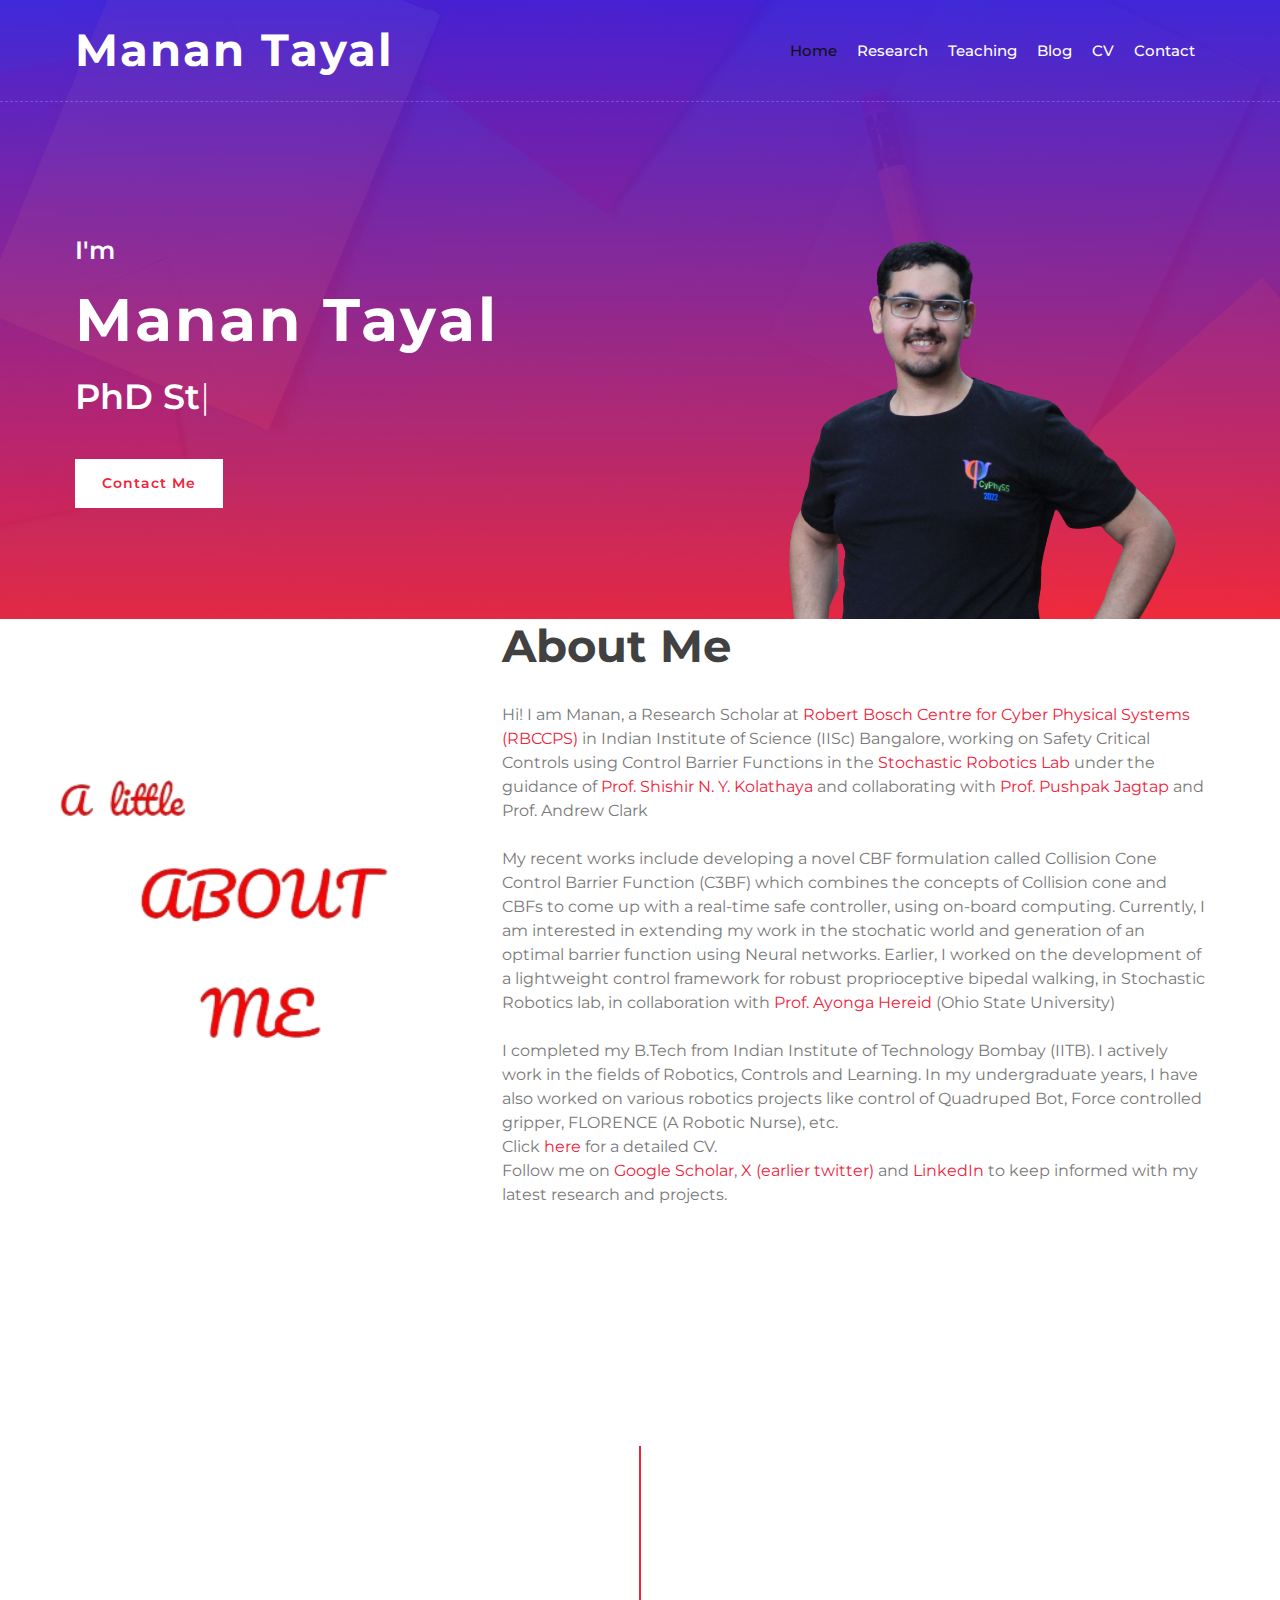
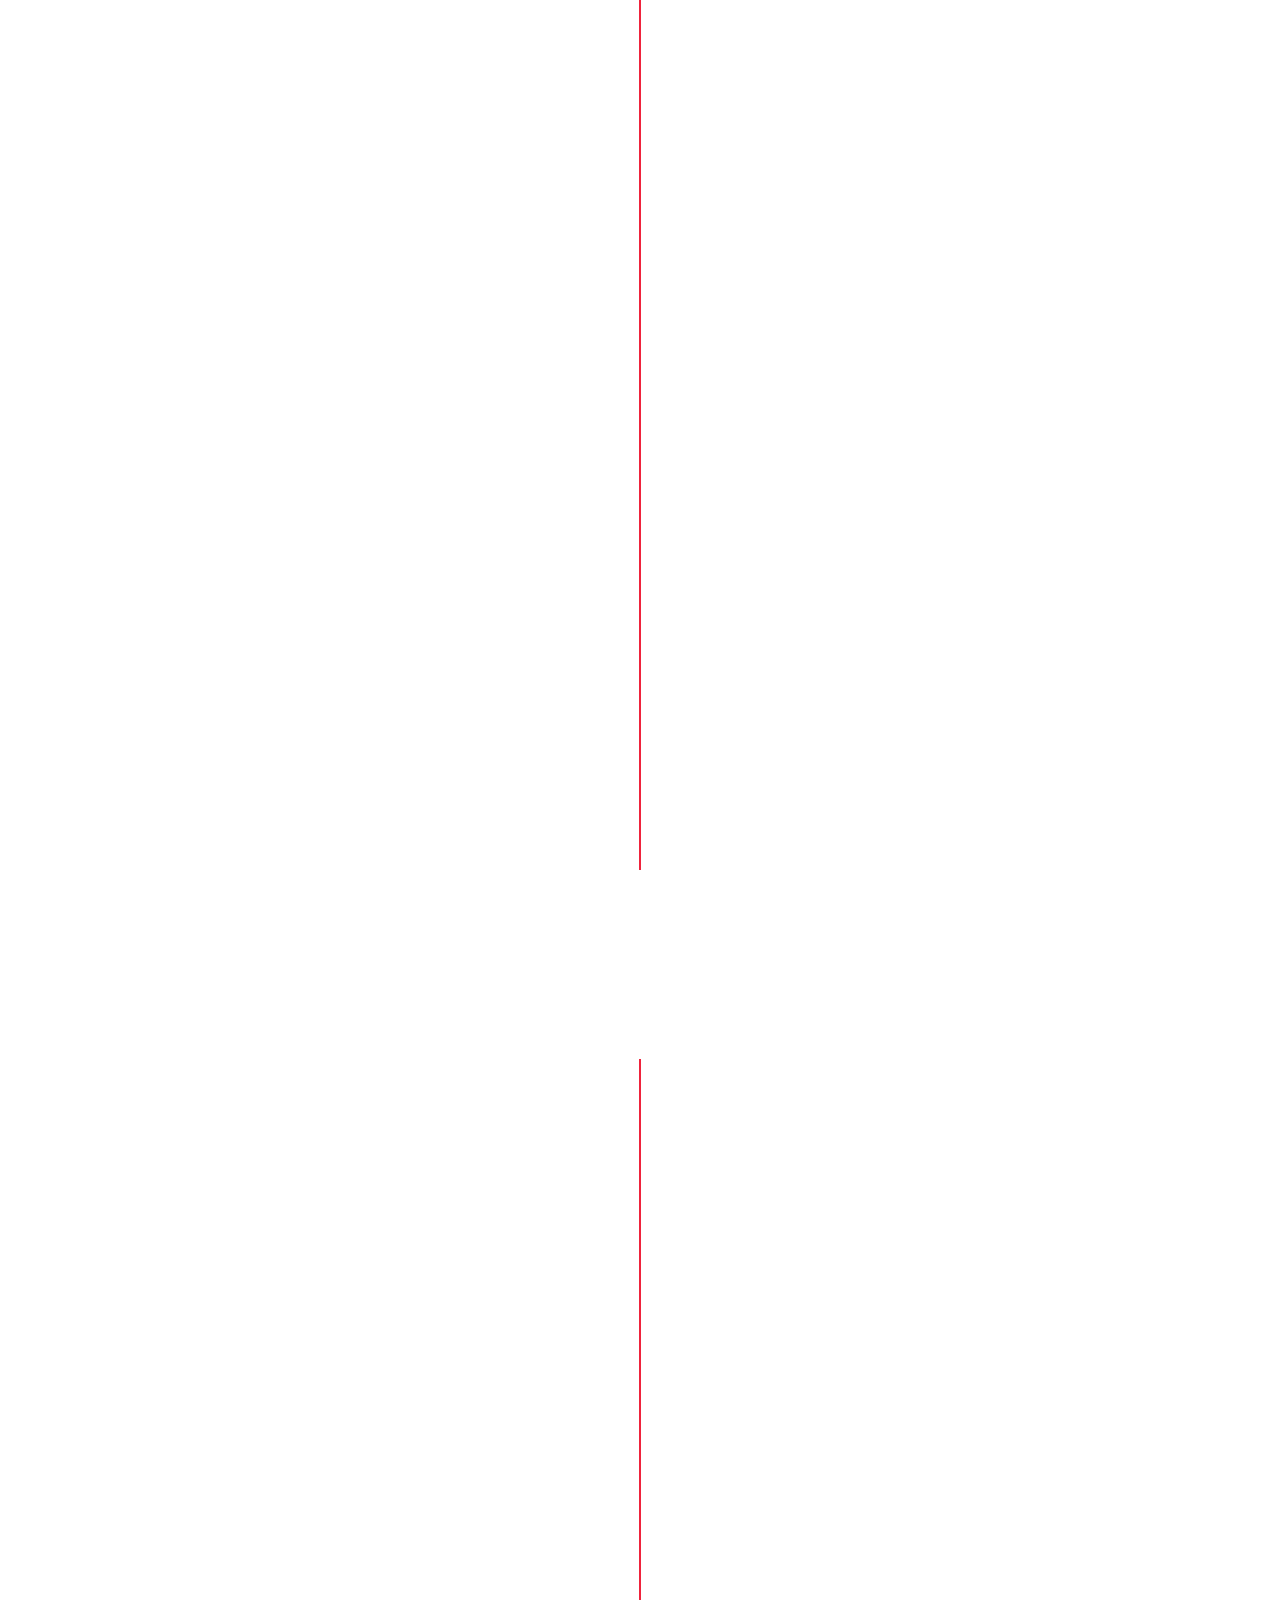
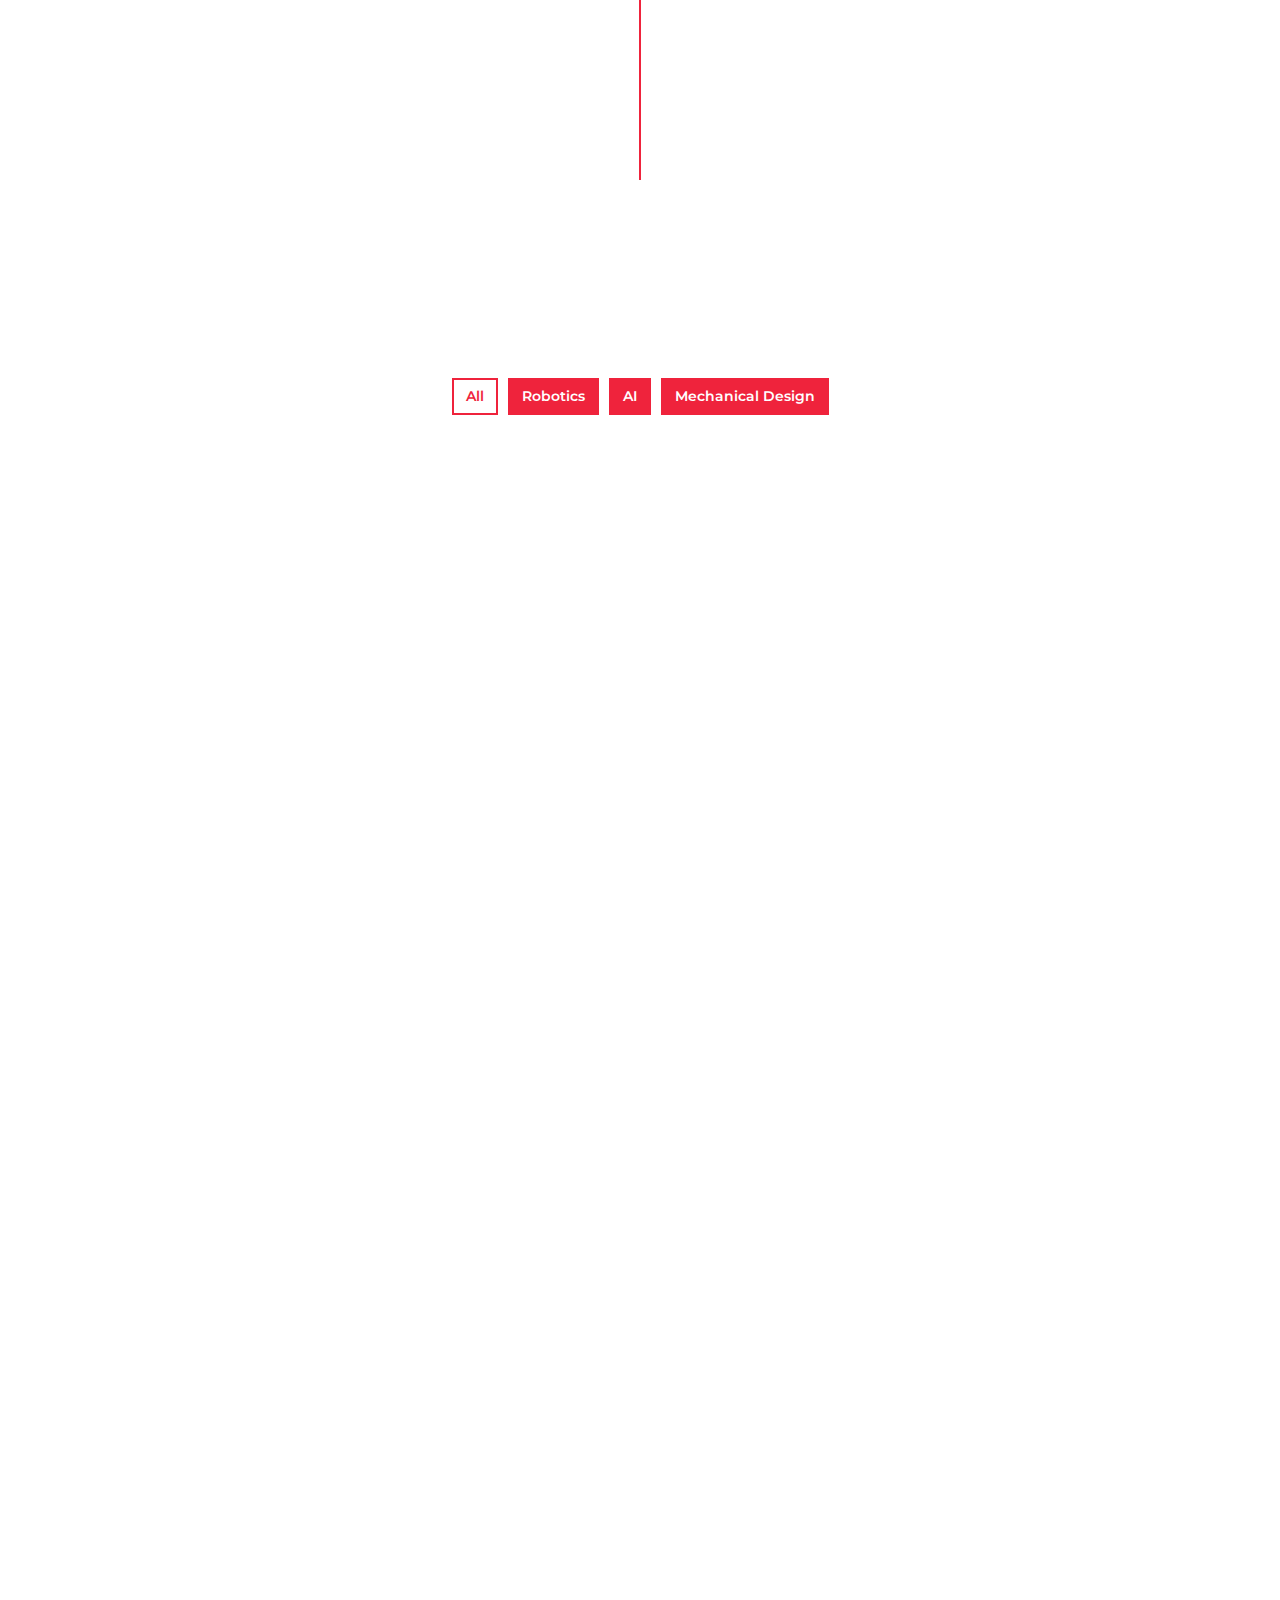
<file: index.html>
<!DOCTYPE html>
<html lang="en">
    <head>
        <meta charset="utf-8">
        <title>Manan Tayal</title>
        <meta content="width=device-width, initial-scale=1.0" name="viewport">
        <meta name="title" property="og:title" content="Manan Tayal">
        <meta property="og:type" content="Personal Website">
        <meta name="image" property="og:image" content="img/linkedin_web_prev.png">
        <meta name="description" property="og:description" content="Manan Tayal's Personal Website">
        <meta name="author" content="Manan Tayal">

        <!-- Favicon -->
        <link href="img/tm_wbg.png" rel="icon">

        <!-- Google Font -->
        <link href="https://fonts.googleapis.com/css2?family=Montserrat:wght@300;400;500;600;700&display=swap" rel="stylesheet">

        <!-- CSS Libraries -->
        <link href="https://stackpath.bootstrapcdn.com/bootstrap/4.4.1/css/bootstrap.min.css" rel="stylesheet">
        <link href="https://cdnjs.cloudflare.com/ajax/libs/font-awesome/5.10.0/css/all.min.css" rel="stylesheet">
        <link href="lib/animate/animate.min.css" rel="stylesheet">
        <link href="lib/owlcarousel/assets/owl.carousel.min.css" rel="stylesheet">
        <link href="lib/lightbox/css/lightbox.min.css" rel="stylesheet">

        <!-- Template Stylesheet -->
        <link href="css/style.css" rel="stylesheet">
    </head>

    <body data-spy="scroll" data-target=".navbar" data-offset="51">
        <!-- Nav Bar Start -->
        <div class="navbar navbar-expand-lg bg-light navbar-light">
            <div class="container-fluid">
                <a href="index.html" class="navbar-brand">Manan Tayal</a>
                <button type="button" class="navbar-toggler" data-toggle="collapse" data-target="#navbarCollapse">
                    <span class="navbar-toggler-icon"></span>
                </button>

                <div class="collapse navbar-collapse justify-content-between" id="navbarCollapse">
                    <div class="navbar-nav ml-auto">
                        <a href="#about" class="nav-item nav-link active">Home</a>
                        <a href="./research" class="nav-item nav-link">Research</a>
                        <a href="./teaching" class="nav-item nav-link">Teaching</a>
                        <a href="https://tayalmanan28.github.io/my_blogs/" class="nav-item nav-link">Blog</a>
                        <a href="resume/Manan_Tayal_CV.pdf" class="nav-item nav-link">CV</a>
                        <a href="#cont" class="nav-item nav-link">Contact</a>
                    </div>
                </div>
            </div>
        </div>
        <!-- Nav Bar End -->


        <!-- Hero Start -->
        <div class="hero" id="home">
            <div class="container-fluid">
                <div class="row align-items-center">
                    <div class="col-sm-12 col-md-6">
                        <div class="hero-content">
                            <div class="hero-text">
                                <p>I'm</p>
                                <h1>Manan Tayal</h1>
                                <h2></h2>
                                <div class="typed-text">PhD Student@ IISc Bangalore, IIT Bombay Graduate, Robotics Engineer</div>
                            </div>
                            <div class="hero-btn">
                                
                                <a class="btn" href="#cont">Contact Me</a>
                            </div>
                        </div>
                    </div>
                    <div class="col-sm-12 col-md-6 d-none d-md-block">
                        <div class="hero-image">
                            <img src="img/hero.png" alt="Hero Image">
                        </div>
                    </div>
                </div>
            </div>
        </div>
        <!-- Hero End -->


        <!-- About Start -->
        <div class="about wow fadeInUp" data-wow-delay="0.1s" id="about">
            <div class="container-fluid">
                <div class="row align-items-center">
                    <div class="col-sm-8 col-md-4 d-none d-md-block">
                        <div class="about-img">
                            <img src="img/About.jpeg" alt="Image">
                        </div>
                    </div>
                    <div class="col-sm-16 col-md-8">
                        <div class="about-content">
                            <div class="section-header text-left">
                                
                                <h2>About Me</h2>
                            </div>
                            <div class="about-text">
                                <p>
                                    Hi! I am Manan, a Research Scholar at <a href='https://cps.iisc.ac.in/'>Robert Bosch Centre for Cyber Physical Systems (RBCCPS)</a> in Indian Institute of Science (IISc) Bangalore, working on Safety Critical Controls using Control Barrier Functions in the <a href='http://www.stochlab.com/'>Stochastic Robotics Lab</a> under the guidance of <a href='https://shishirny.github.io/'>Prof. Shishir N. Y. Kolathaya</a> and collaborating with <a href="https://www.pushpakjagtap.com/"> Prof. Pushpak Jagtap </a> and <a href"https://awclark587.wixsite.com/mysite"> Prof. Andrew Clark </a> 
                                    <br><br> My recent works include developing a novel CBF formulation called Collision Cone Control Barrier Function (C3BF) which combines the concepts of Collision cone and CBFs to come up with a real-time safe controller, using on-board computing.
                                    Currently, I am interested in extending my work in the stochatic world and generation of an optimal barrier function using Neural networks.
                                    Earlier, I worked on the development of a lightweight control framework for robust proprioceptive bipedal walking, in Stochastic Robotics lab, in collaboration with <a href='https://mae.osu.edu/people/hereid.1'>Prof. Ayonga Hereid </a> (Ohio State University)
                                    <br><br> I completed my B.Tech from Indian Institute of Technology Bombay (IITB). I actively work in the fields of Robotics, Controls and Learning. In my undergraduate years, I have also worked on various robotics projects like control of Quadruped Bot, Force controlled gripper, FLORENCE (A Robotic Nurse), etc. 
                                    <br> Click <a href="resume/Manan_Tayal_CV.pdf">here</a> for a detailed CV.
                                    <br> Follow me on <a href="https://scholar.google.com/citations?hl=en&user=jWWQhY8AAAAJ">Google Scholar</a>, <a href="https://twitter.com/tayalmanan28">X (earlier twitter)</a> and <a href="https://www.linkedin.com/in/manan-tayal/">LinkedIn</a> to keep informed with my latest research and projects.
                                    <!--<br>I think I am good at following skills:-->
                                </p>
                            </div>
                            <!--<div class="skills">
                                <div class="skill-name">
                                    <p>Python</p><p>90%</p>
                                </div>
                                <div class="progress">
                                    <div class="progress-bar" role="progressbar" aria-valuenow="90" aria-valuemin="0" aria-valuemax="100"></div>
                                </div>
                                <div class="skill-name">
                                    <p>Computer Aided Design(CAD) and Simulations</p><p>85%</p>
                                </div>
                                <div class="progress">
                                    <div class="progress-bar" role="progressbar" aria-valuenow="85" aria-valuemin="0" aria-valuemax="100"></div>
                                </div>
                                <div class="skill-name">
                                    <p>MATLAB</p><p>80%</p>
                                </div>
                                <div class="progress">
                                    <div class="progress-bar" role="progressbar" aria-valuenow="80" aria-valuemin="0" aria-valuemax="100"></div>
                                </div>
                                <div class="skill-name">
                                    <p>Web designing</p><p>80%</p>
                                </div>
                                <div class="progress">
                                    <div class="progress-bar" role="progressbar" aria-valuenow="80" aria-valuemin="0" aria-valuemax="100"></div>
                                </div>
                                <div class="skill-name">
                                    <p>C++</p><p>75%</p>
                                </div>
                                <div class="progress">
                                    <div class="progress-bar" role="progressbar" aria-valuenow="75" aria-valuemin="0" aria-valuemax="100"></div>
                                </div>
                            </div> -->
                            
                        </div>
                    </div>
                </div>
            </div>
        </div>
        <!-- About End -->
        
        
        <!-- Service Start 
        <div class="service" id="service">
            <div class="container">
                <div class="section-header text-center wow zoomIn" data-wow-delay="0.1s">
                    <p>What I do</p>
                    <h2>Awesome Quality Services</h2>
                </div>
                <div class="row">
                    <div class="col-lg-6 wow fadeInUp" data-wow-delay="0.0s">
                        <div class="service-item">
                            <div class="service-icon">
                                <i class="fa fa-laptop"></i>
                            </div>
                            <div class="service-text">
                                <h3>Web Design</h3>
                                <p>
                                    Lorem ipsum dolor sit amet elit. Phase nec preti mi. Curabi facilis ornare velit non
                                </p>
                            </div>
                        </div>
                    </div>
                    <div class="col-lg-6 wow fadeInUp" data-wow-delay="0.2s">
                        <div class="service-item">
                            <div class="service-icon">
                                <i class="fa fa-laptop-code"></i>
                            </div>
                            <div class="service-text">
                                <h3>Web Development</h3>
                                <p>
                                    Lorem ipsum dolor sit amet elit. Phase nec preti mi. Curabi facilis ornare velit non
                                </p>
                            </div>
                        </div>
                    </div>
                    <div class="col-lg-6 wow fadeInUp" data-wow-delay="0.4s">
                        <div class="service-item">
                            <div class="service-icon">
                                <i class="fab fa-android"></i>
                            </div>
                            <div class="service-text">
                                <h3>Apps Design</h3>
                                <p>
                                    Lorem ipsum dolor sit amet elit. Phase nec preti mi. Curabi facilis ornare velit non
                                </p>
                            </div>
                        </div>
                    </div>
                    <div class="col-lg-6 wow fadeInUp" data-wow-delay="0.6s">
                        <div class="service-item">
                            <div class="service-icon">
                                <i class="fab fa-apple"></i>
                            </div>
                            <div class="service-text">
                                <h3>Apps Development</h3>
                                <p>
                                    Lorem ipsum dolor sit amet elit. Phase nec preti mi. Curabi facilis ornare velit non
                                </p>
                            </div>
                        </div>
                    </div>
                </div>
            </div>
        </div>
        <!-- Service End -->
        
        
         <!-- Experience Start -->
        <div class="experience" id="experience">
            <div class="container">
                <header class="section-header text-center wow zoomIn" data-wow-delay="0.1s">
                    <p>My Resume</p>
                    <h2>Working Experience</h2>
                </header>
                <div class="timeline">
                    <div class="timeline-item right wow slideInRight" data-wow-delay="0.1s">
                        <div class="timeline-text">
                            <div class="timeline-date">Aug'21 - Present</div>
                            <h2>Research Scholar</h2>
                            <h4><a href='http://www.stochlab.com/'>Stochastic Robotics Lab</a></h4>
                            <p>
                                
                            </p>
                        </div>
                    </div>
                    <div class="timeline-item left wow slideInLeft" data-wow-delay="0.1s">
                        <div class="timeline-text">
                            <div class="timeline-date">Apr'20 - May'20</div>
                            <h2>Research Intern</h2>
                            <h4>Siemens Technology and Services Pvt. Ltd</h4>
                            <p>
                                
                            </p>
                        </div>
                    </div>
                    <div class="timeline-item right wow slideInRight" data-wow-delay="0.1s">
                        <div class="timeline-text">
                            <div class="timeline-date">Aug'19 - Mar'20</div>
                            <h2>Robotics Control</h2>
                            <h4> <a href='https://stride.github.io/'>Team Stride, IIT Bombay </a> </h4>
                            <p>
                                
                            </p>
                        </div>
                    </div>
                    <div class="timeline-item left wow slideInLeft" data-wow-delay="0.1s">
                        <div class="timeline-text">
                            <div class="timeline-date">Apr'19 - Mar'20</div>
                            <h2>Manager</h2>
                            <h4>Tinkerers' Laboratory, IIT Bomaby</h4>
                            <p>
                                
                            </p>
                        </div>
                    </div>
                    <div class="timeline-item right wow slideInRight" data-wow-delay="0.1s">
                        <div class="timeline-text">
                            <div class="timeline-date">Oct'18 - Apr'19</div>
                            <h2>Team Member,Robocon team IITB</h2>
                            <h4>ABU Robocon'19</h4>
                            <p>
                                
                            </p>
                        </div>
                    </div>
                    <div class="timeline-item left wow slideInLeft" data-wow-delay="0.1s">
                        <div class="timeline-text">
                            <div class="timeline-date">Jul'18 - Jun'19</div>
                            <h2>Freelance Educator </h2>
                            <h4>Toppr</h4>
                            <p>
                                
                            </p>
                        </div>
                    </div>
                    <div class="timeline-item right wow slideInRight" data-wow-delay="0.1s">
                        <div class="timeline-text">
                            <div class="timeline-date">Apr'18 - Mar'19</div>
                            <h2>Convenor</h2>
                            <h4>Tinkerers' Laboratory, IIT Bombay</h4>
                            <p>
                                
                            </p>
                        </div>
                    </div>
                    
                </div>
            </div>
        </div>
        <!-- Experience End -->
        
        
        
        
        <!-- Education Start -->
        <div class="experience" id="education">
            <div class="container">
                <header class="section-header text-center wow zoomIn" data-wow-delay="0.1s">
                    <h2>My Education</h2>
                </header>
                <div class="timeline">
                    <div class="timeline-item left wow slideInLeft" data-wow-delay="0.1s">
                        <div class="timeline-text">
                            <div class="timeline-date">Aug'21 - Present</div>
                            <h2>Indian Institute of Science (IISc) Bangalore</h2>
                            <h4> <a href='https://cps.iisc.ac.in/'>PhD, Cyber Physical Systems</a> </h4>
                            <p>
                                CPI: 9.30/10
                            </p>
                        </div>
                    </div>
                <div class="timeline">
                    <div class="timeline-item right wow slideInRight" data-wow-delay="0.1s">
                        <div class="timeline-text">
                            <div class="timeline-date">Aug'17 - July'21</div>
                            <h2>Indian Institute of Technology Bombay(IITB)</h2>
                            <h4> <a href='https://www.me.iitb.ac.in/'>BTech, Mechanical Engineering</a></h4>
                            <p>
                                CPI: 9.13/10
                            </p>
                        </div>
                    </div>
                    <div class="timeline-item left wow slideInLeft" data-wow-delay="0.1s">
                        <div class="timeline-text">
                            <div class="timeline-date">Apr'15 - Mar'17</div>
                            <h2>S.D.Jain Modern School, Surat</h2>
                            <h4>Intermediate/+2</h4>
                            <p>
                                Percentage(12th Board): 94%
                            </p>
                        </div>
                    </div>
                    <div class="timeline-item right wow slideInRight" data-wow-delay="0.1s">
                        <div class="timeline-text">
                            <div class="timeline-date">Apr'13 - Mar'15</div>
                            <h2>S.D.Jain Modern School, Surat</h2>
                            <h4>Matriculation</h4>
                            <p>
                                CGPA (10th Board): 10/10
                            </p>
                        </div>
                    </div>
                    
                    
                </div>
            </div>
        </div>
        <!-- Education End -->
        
        
        
        <!-- Banner Start 
        <div class="banner wow zoomIn" data-wow-delay="0.1s">
            <div class="container">
                <div class="section-header text-center">
                    <p>Reasonable Price</p>
                    <h2>Get A <span>Special</span> Price</h2>
                </div>
                <div class="container banner-text">
                    <p>
                        Lorem ipsum dolor sit amet, consectetur adipiscing elit. Phasellus nec pretium mi. Curabitur facilisis ornare velit non vulputate. Aliquam metus tortor, auctor id gravida condimentum, viverra quis sem. Curabitur non nisl nec nisi scelerisque maximus. 
                    </p>
                    <a class="btn">Pricing Plan</a>
                </div>
            </div>
        </div>
        <!-- Banner End -->

        <!-- Research Section Starts -->
<!--         <div class="experience" id="research">
            <div class="container">
                <div class="section-header text-center wow zoomIn" data-wow-delay="0.1s">
                    <p>Research</p>
                </div>
                <div class="section-header text-center wow zoomIn" data-wow-delay="0.1s">
                    <h2>Research Proposal</h2>
                    <p>
                        Design, Learning and Control of Legged Robots: The goal of the research is to design a low cost, affordable Bipedal Robot and to identify a minimum possible control framework that can be deployed to realise stable locomotion behaviour on challenging terrains </p>
                </div>
                <div class="section-header text-center wow zoomIn" data-wow-delay="0.1s">
                    <h2>Work Done So Far</h2>
                    <p> Have used Arms to stabilize the locomotion of Bipedal Robot while Walking and Hopping by using Learning Based control of Arm Motions and Swings
                </div>
                
                <div class="section-header text-center wow zoomIn" data-wow-delay="0.1s">
                    <h2>Publications</h2>
                </div>
                <h3> Pre-Prints </h3>
                <div class="timeline">
                    <div class="timeline-item left wow slideInLeft" data-wow-delay="0.1s">
                        <div class="timeline-text">
                            <div class="timeline-date"><b>2023</b></div>
                            <h3>Control Barrier Functions in Dynamic UAVs for Kinematic Obstacle Avoidance: A Collision Cone Approach </h3> 
                            <h4>arXiv preprint arXiv:2303.15871</h4>
                            <h4> <b>M Tayal</b>, Shishir Kolathaya</h4>
                            <p> <a href="https://arxiv.org/pdf/2303.15871.pdf"> [PDF]</a>
                        </div>
                    </div>   
                    <br>
                    <br>
                    <div class="timeline-item right wow slideInRight" data-wow-delay="0.1s">
                        <div class="timeline-text">
                            <div class="timeline-date"><b>2022</b></div>
                            <h3>Travelling Salesman Problem: Parallel Implementations & Analysis </h3>
                            <h4> arXiv preprint arXiv:2205.14352</h4>
                            <h4>A Gohil, <b>M Tayal</b>, T Sahu, V Sawalpurkar</h4>
                            <p> <a href="https://arxiv.org/pdf/2205.14352.pdf"> [PDF]</a>
                            
                        </div>
                    </div>
                    <br>
                    <br>
                    
                </div>
                <div class="section-header text-center wow zoomIn" data-wow-delay="0.1s">
                    <h2>Course Work</h2>
                </div>
                <div class="timeline-text">
                    <div class="timeline-date"><b>Semester 1</b></div>
                    <h2>E0 230 | Computational Methods of Optimization</h2>
                    <h4>Instructor: Prof. Chiranjib Bhattacharyya</h4>
                    <p>
                        Need for unconstrained methods in solving constrained problems. Necessary conditions of unconstrained optimization, Structure of methods, quadratic models. Methods of line search, Armijo-Goldstein and Wolfe conditions for partial line search. Global convergence theorem, Steepest descent method. Quasi-Newton methods: DFP, BFGS, Broyden family. Conjugate-direction methods: Fletcher-Reeves, Polak-Ribierre. Derivative-free methods: finite differencing. Restricted step methods. Methods for sums of squares and nonlinear equations. Linear and Quadratic Programming. Duality in optimization.
                    </p>
                </div>
                
                <div class="timeline-text">
                    <div class="timeline-date"><b>Semester 1</b></div>
                    <h2>E1 222 | Stochastic Models and Applications</h2>
                    <h4>Instructor: Prof. Subbayya Sastry P</h4>
                    <p>
                        Probability spaces, conditional probability, independence, random variables, distribution functions, multiple random variables and joint distributions, moments, characteristic functions and moment generating functions, conditional expectation, sequence of random variables and convergence concepts, law of large numbers, central limit theorem, stochastic processes, Markov chains, Poisson process.
                    </p>
                </div>
               <div class="timeline-text">
                    <div class="timeline-date">Semester 1</div>
                    <h2>CP 212 | Design of Cyber-Physical Systems</h2>
                    <h4>Instructor: Prof. Shishir NY </h4>
                    <p>
                        1. Microprocessor  system  2.  Interfacing  physical  devices  3.  Control  system  basics  4.  EMI/EMC  considerations  5.  Network connectivity
                    </p>
                </div>
                <div class="timeline-text">
                    <div class="timeline-date">Semester 1</div>
                    <h2>CP | Mathematical Techniques for Robotics and Autonomous Systems</h2>
                    <h4>Instructor: Prof. Bharadwaj Amrutur</h4>
                    <p>
                        Fields and linear equations over fields, Vector spaces : Definition, basis and dimension, direct sums. Linear transformations: definition, the Rank-Nullity Theorem, the algebra of linear transformations. Dual spaces. Determinants. Eigenvalues and Eigenvectors, the characteristic polynomial, the Cayley-Hamilton Theorem, the minimal polynomial, and algebraic and geometric multiplicities. Diagonalization. Geometric Algebra
                    </p>
                </div>
                <div class="timeline-text">
                    <div class="timeline-date">Semester 2</div>
                    <h2>CP 315 | Robot Learning and Control</h2>
                    <h4>Instructor: Prof. Shishir NY</h4>
                    <p>
                         Robot dynamics and kinematics, nonlinear control and stability, Lyapunov theory, PD control, reinforcement  learning,  imitation  learning,  model-based  and  model-free  methods,  impedance  control,  trajectory optimization, online learning.
                    </p>
                </div>
                <div class="timeline-text">
                    <div class="timeline-date">Semester 2</div>
                    <h2>E1 277 | Reinforcement Learning</h2>
                    <h4>Instructor: Prof. GuganThoppe, Prof. Shalabh Bhatnagar</h4>
                    <p>
                        Introduction to reinforcement learning, introduction to stochastic dynamic programming, finite and infinite horizon models, the dynamic programming algorithm, infinite horizon discounted cost and average cost problems, numerical solution methodologies, full state representations, function approximation techniques,approximate dynamic programming, partially observable Markov decision processes, Q-learning, temporal difference learning, actor-critic algorithms.
                    </p>
                </div>
                <div class="timeline-text">
                    <div class="timeline-date">Semester 2</div>
                    <h2>E1 213 | Pattern Recognition and Neural Networks</h2>
                    <h4>Instructor: Prof. Prathosh AP</h4>
                    <p>
                        Introduction to pattern recognition, Bayesian decision theory, supervised learning from data, parametric and non parametric estimation of density functions, Bayes and nearest neighbor classifiers, introduction to statistical learning theory, empirical risk minimization, discriminant functions, learning linear discriminant functions, Perceptron, linear least squares regression, LMS algorithm, artificial neural networks for pattern classification and function learning, multilayer feed forward networks, backpropagation, RBF networks, deep neural Networks, support vector machines, kernel based methods, feature selection and dimensionality reduction methods
                    </p>
                </div> -->
                
<!--                 <p style="color:#898989;font-size:22px;"><b>&nbsp; &mdash; 2017 &mdash; </b></p>
                <table border="0" cellpadding="3" cellspacing="10"><tr>
                    <tr>
                        <td><a href="projects/DeepLoco/index.html"><img style="vertical-align:middle" src="img/fc_gripper.png"  width="200" height="inherit" border="1px" alt="" /></a></td>
                        <td>
                            <b>DeepLoco: Developing Locomotion Skills Using Hierarchical Deep Reinforcement Learning </b> <br> 
                            <b>Xue Bin Peng</b>, Glen Berseth, KangKang Yin, Michiel van de Panne <br> 
                            <em> ACM Transactions on Graphics (Proc. SIGGRAPH 2017)</em> <br> 
                            [<a href="projects/DeepLoco/index.html">Project page</a>] [<a href="projects/DeepLoco/2017_TOG_DeepLoco.pdf">Paper</a>]
                        </td>
                    </tr>

                    <tr>
                        <td><a href="projects/ActionSpace/index.html"><img style="vertical-align:middle" src="img/fc_gripper.png"  width="200" height="inherit" border="1px" alt="" /></a></td>
                        <td>
                            <b>Learning Locomotion Skills Using DeepRL: Does the Choice of Action Space Matter? </b> <br> 
                            <b>Xue Bin Peng</b>, Michiel van de Panne <br> 
                            <em> ACM SIGGRAPH / Eurographics Symposium on Computer Animation 2017 </em> <br> 
                            <b> Best Student Paper Award </b> <br>
                            [<a href="projects/ActionSpace/index.html">Project page</a>] [<a href="projects/ActionSpace/2017_SCA_ActionSpace.pdf">Paper</a>]
                        </td>
                    </tr>
                </table> -->
<!--             </div>
        </div> -->
        <!-- Research Section Ends -->




        <!-- Portfolio Start -->
        <div class="portfolio" id="projects">
            <div class="container">
                <div class="section-header text-center wow zoomIn" data-wow-delay="0.1s">
                    <p>My Projects</p>
                    <h2>My Projects</h2>
                </div>
                <div class="row">
                    <div class="col-12">
                        <ul id="portfolio-filter">
                            <li data-filter="*" class="filter-active">All</li>
                            <li data-filter=".filter-1">Robotics</li>
                            <li data-filter=".filter-2">AI</li>
                            <li data-filter=".filter-3">Mechanical Design</li>
                        </ul>
                    </div>
                </div>
                    
                <div class="row portfolio-container">
                    <div class="col-lg-4 col-md-6 col-sm-12 portfolio-item filter-1 wow fadeInUp" data-wow-delay="0.0s">
                        <div class="portfolio-wrap">
                            <div class="portfolio-img">
                                <img src="img/florence.png" alt="Image">
                            </div>
                            <div class="portfolio-text">
                                <h3>Safe Reinforcement Learning Using Robust Control Barrier Functions</h3>
                                <a class="btn" href="https://tayalmanan28.github.io/Safe_Reinforcement_Learning/">></a>
                            </div>
                        </div>
                    </div>
                    <div class="col-lg-4 col-md-6 col-sm-12 portfolio-item filter-1 wow fadeInUp" data-wow-delay="0.0s">
                        <div class="portfolio-wrap">
                            <div class="portfolio-img">
                                <img src="img/florence.png" alt="Image">
                            </div>
                            <div class="portfolio-text">
                                <h3>Offline Reinforcement Learning with Implicit-Q-Learning</h3>
                                <a class="btn" href="https://tayalmanan28.github.io/Offline_learning_IQL/">></a>
                            </div>
                        </div>
                    </div>
                    <div class="col-lg-4 col-md-6 col-sm-12 portfolio-item filter-1 wow fadeInUp" data-wow-delay="0.0s">
                        <div class="portfolio-wrap">
                            <div class="portfolio-img">
                                <img src="img/florence.png" alt="Image">
                            </div>
                            <div class="portfolio-text">
                                <h3>FLORENCE (Robotic Nurse)</h3>
                                <a class="btn" href="https://tayalmanan28.github.io/Florence_IROS_2021_MMH/">></a>
                            </div>
                        </div>
                    </div>
                    <div class="col-lg-4 col-md-6 col-sm-12 portfolio-item filter-1 wow fadeInUp" data-wow-delay="0.0s">
                        <div class="portfolio-wrap">
                            <div class="portfolio-img">
                                <img src="img/tsp.png" alt="Image">
                            </div>
                            <div class="portfolio-text">
                                <h3>Parallelisation of TSP</h3>
                                <a class="btn" href="https://tayalmanan28.github.io/ME766_Project/">></a>
                            </div>
                        </div>
                    </div>
                    <div class="col-lg-4 col-md-6 col-sm-12 portfolio-item filter-3 wow fadeInUp" data-wow-delay="0.2s">
                        <div class="portfolio-wrap">
                            <div class="portfolio-img">
                                <img src="img/Bone_conduction.png" alt="Image">
                            </div>
                            <div class="portfolio-text">
                                <h3>Bone Conduction Headphone</h3>
                                <a class="btn" href="https://tayalmanan28.github.io/Bone-Conduction-Military-Helmet/" >></a>
                            </div>
                        </div>
                    </div>
                    <div class="col-lg-4 col-md-6 col-sm-12 portfolio-item filter-2 wow fadeInUp" data-wow-delay="0.4s">
                        <div class="portfolio-wrap">
                            <div class="portfolio-img">
                                <img src="img/panacea.png" alt="Image">
                            </div>
                            <div class="portfolio-text">
                                <h3>PANACEA</h3>
                                <a class="btn" href="https://github.com/tayalmanan28/PANACEA" >></a>
                            </div>
                        </div>
                    </div>
                    <div class="col-lg-4 col-md-6 col-sm-12 portfolio-item filter-2 wow fadeInUp" data-wow-delay="0.6s">
                        <div class="portfolio-wrap">
                            <div class="portfolio-img">
                                <img src="img/Sleep_detection.png" alt="Image">
                            </div>
                            <div class="portfolio-text">
                                <h3>Sleep Detector</h3>
                                <a class="btn" href="https://tayalmanan28.github.io/Sleep-Detector/" >></a>
                            </div>
                        </div>
                    </div>
                    <div class="col-lg-4 col-md-6 col-sm-12 portfolio-item filter-1 wow fadeInUp" data-wow-delay="0.8s">
                        <div class="portfolio-wrap">
                            <div class="portfolio-img">
                                <img src="img/pybullet_quadruped.png" alt="Image">
                            </div>
                            <div class="portfolio-text">
                                <h3>Quadruped in Pybullet</h3>
                                <a class="btn" href="https://github.com/tayalmanan28/pybullet_quadruped" >></a>
                            </div>
                        </div>
                    </div>
                    <div class="col-lg-4 col-md-6 col-sm-12 portfolio-item filter-3 wow fadeInUp" data-wow-delay="0.2s">
                        <div class="portfolio-wrap">
                            <div class="portfolio-img">
                                <img src="img/tnt.png" alt="Image">
                            </div>
                            <div class="portfolio-text">
                                <h3>Titanium Nanotubes</h3>
                                <a class="btn" href="https://tayalmanan28.github.io/Growth_Analysis_TNT/" >></a>
                            </div>
                        </div>
                    </div>
                    <div class="col-lg-4 col-md-6 col-sm-12 portfolio-item filter-1 wow fadeInUp" data-wow-delay="1s">
                        <div class="portfolio-wrap">
                            <div class="portfolio-img">
                                <img src="img/fc_gripper.png" alt="Image">
                            </div>
                            <div class="portfolio-text">
                                <h3>Force Controlled Gripper</h3>
                                <a class="btn" href="https://docs.google.com/presentation/d/17HfPBIN9eCX1mgEnL4Pp7DoCryXhdngRrGbApg-UCLo/edit?usp=sharing" >></a>
                            </div>
                        </div>
                    </div>
                </div>
            </div>
        </div>
        <!-- Portfolio End -->
        
            
        
        
        <!-- Banner Start 
        <div class="banner wow zoomIn" data-wow-delay="0.1s">
            <div class="container">
                <div class="section-header text-center">
                    <p>Awesome Discount</p>
                    <h2>Get <span>30%</span> Discount</h2>
                </div>
                <div class="container banner-text">
                    <p>
                        Lorem ipsum dolor sit amet, consectetur adipiscing elit. Phasellus nec pretium mi. Curabitur facilisis ornare velit non vulputate. Aliquam metus tortor, auctor id gravida condimentum, viverra quis sem. Curabitur non nisl nec nisi scelerisque maximus. 
                    </p>
                    <a class="btn">Order Now</a>
                </div>
            </div>
        </div>
        <!-- Banner End -->
        
        
        <!-- Price Start 
        <div class="price" id="price">
            <div class="container">
                <div class="section-header text-center wow zoomIn" data-wow-delay="0.1s">
                    <p>Pricing Plan</p>
                    <h2>Affordable Price</h2>
                </div>
                <div class="row">
                    <div class="col-md-4 wow fadeInUp" data-wow-delay="0.5s">
                        <div class="price-item">
                            <div class="price-header">
                                <div class="price-title">
                                    <h2>Basic</h2>
                                </div>
                                <div class="price-prices">
                                    <h2><small>$</small>49<span>/ mo</span></h2>
                                </div>
                            </div>
                            <div class="price-body">
                                <div class="price-description">
                                    <ul>
                                        <li>Bootstrap 4</li>
                                        <li>Font Awesome 5</li>
                                        <li>Responsive Design</li>
                                        <li>Browser Compatibility</li>
                                        <li>Easy To Use</li>
                                    </ul>
                                </div>
                            </div>
                            <div class="price-footer">
                                <div class="price-action">
                                    <a class="btn" href="">Order Now</a>
                                </div>
                            </div>
                        </div>
                    </div>
                    <div class="col-md-4 wow fadeInUp" data-wow-delay="0.0s">
                        <div class="price-item featured-item">
                            <div class="price-header">
                                <div class="price-title">
                                    <h2>Standard</h2>
                                </div>
                                <div class="price-prices">
                                    <h2><small>$</small>99<span>/ mo</span></h2>
                                </div>
                            </div>
                            <div class="price-body">
                                <div class="price-description">
                                    <ul>
                                        <li>Bootstrap 4</li>
                                        <li>Font Awesome 5</li>
                                        <li>Responsive Design</li>
                                        <li>Browser Compatibility</li>
                                        <li>Easy To Use</li>
                                    </ul>
                                </div>
                            </div>
                            <div class="price-footer">
                                <div class="price-action">
                                    <a class="btn" href="">Order Now</a>
                                </div>
                            </div>
                        </div>
                    </div>
                    <div class="col-md-4 wow fadeInUp" data-wow-delay="0.5s">
                        <div class="price-item">
                            <div class="price-header">
                                <div class="price-title">
                                    <h2>Premium</h2>
                                </div>
                                <div class="price-prices">
                                    <h2><small>$</small>149<span>/ mo</span></h2>
                                </div>
                            </div>
                            <div class="price-body">
                                <div class="price-description">
                                    <ul>
                                        <li>Bootstrap 4</li>
                                        <li>Font Awesome 5</li>
                                        <li>Responsive Design</li>
                                        <li>Browser Compatibility</li>
                                        <li>Easy To Use</li>
                                    </ul>
                                </div>
                            </div>
                            <div class="price-footer">
                                <div class="price-action">
                                    <a class="btn" href="">Order Now</a>
                                </div>
                            </div>
                        </div>
                    </div>
                </div>
            </div>
        </div>
        <!-- Price End -->
        
        
        <!-- Testimonial Start 
        <div class="testimonial wow fadeInUp" data-wow-delay="0.1s" id="review">
            <div class="container">
                <div class="testimonial-icon">
                    <i class="fa fa-quote-left"></i>
                </div>
                <div class="owl-carousel testimonials-carousel">
                    <div class="testimonial-item">
                        <div class="testimonial-img">
                            <img src="img/testimonial-1.jpg" alt="Image">
                        </div>
                        <div class="testimonial-text">
                            <p>
                                Lorem ipsum dolor sit amet consec adipis elit. Etiam accums lacus eget velit tincid, quis suscip justo dictum. Lorem ipsum dolor sit amet consec adipis elit.
                            </p>
                            <h3>Customer Name</h3>
                            <h4>Profession</h4>
                        </div>
                    </div>
                    <div class="testimonial-item">
                        <div class="testimonial-img">
                            <img src="img/testimonial-2.jpg" alt="Image">
                        </div>
                        <div class="testimonial-text">
                            <p>
                                Lorem ipsum dolor sit amet consec adipis elit. Etiam accums lacus eget velit tincid, quis suscip justo dictum. Lorem ipsum dolor sit amet consec adipis elit.
                            </p>
                            <h3>Customer Name</h3>
                            <h4>Profession</h4>
                        </div>
                    </div>
                    <div class="testimonial-item">
                        <div class="testimonial-img">
                            <img src="img/testimonial-3.jpg" alt="Image">
                        </div>
                        <div class="testimonial-text">
                            <p>
                                Lorem ipsum dolor sit amet consec adipis elit. Etiam accums lacus eget velit tincid, quis suscip justo dictum. Lorem ipsum dolor sit amet consec adipis elit.
                            </p>
                            <h3>Customer Name</h3>
                            <h4>Profession</h4>
                        </div>
                    </div>
                </div>
            </div>
        </div>
        <!-- Testimonial End -->


        <!-- Team Start 
        <div class="team" id="team">
            <div class="container">
                <div class="section-header text-center wow zoomIn" data-wow-delay="0.1s">
                    <p>My Team</p>
                    <h2>Expert Team Members</h2>
                </div>
                <div class="row">
                    <div class="col-lg-6 wow fadeInUp" data-wow-delay="0.0s">
                        <div class="team-item">
                            <div class="team-img">
                                <img src="img/team-1.jpg" alt="Image">
                            </div>
                            <div class="team-text">
                                <h2>Mollie Ross</h2>
                                <h4>Web Designer</h4>
                                <p>
                                    Lorem ipsum dolor sit amet consec adipis elit. Etiam accum lacus
                                </p>
                                <div class="team-social">
                                    <a class="btn" href=""><i class="fab fa-twitter"></i></a>
                                    <a class="btn" href=""><i class="fab fa-facebook-f"></i></a>
                                    <a class="btn" href=""><i class="fab fa-linkedin-in"></i></a>
                                    <a class="btn" href=""><i class="fab fa-instagram"></i></a>
                                </div>
                            </div>
                        </div>
                    </div>
                    <div class="col-lg-6 wow fadeInUp" data-wow-delay="0.2s">
                        <div class="team-item">
                            <div class="team-img">
                                <img src="img/team-2.jpg" alt="Image">
                            </div>
                            <div class="team-text">
                                <h2>Dylan Adams</h2>
                                <h4>Web Developer</h4>
                                <p>
                                    Lorem ipsum dolor sit amet consec adipis elit. Etiam accum lacus
                                </p>
                                <div class="team-social">
                                    <a class="btn" href=""><i class="fab fa-twitter"></i></a>
                                    <a class="btn" href=""><i class="fab fa-facebook-f"></i></a>
                                    <a class="btn" href=""><i class="fab fa-linkedin-in"></i></a>
                                    <a class="btn" href=""><i class="fab fa-instagram"></i></a>
                                </div>
                            </div>
                        </div>
                    </div>
                    <div class="col-lg-6 wow fadeInUp" data-wow-delay="0.4s">
                        <div class="team-item">
                            <div class="team-img">
                                <img src="img/team-3.jpg" alt="Image">
                            </div>
                            <div class="team-text">
                                <h2>Jennifer Page</h2>
                                <h4>Apps Designer</h4>
                                <p>
                                    Lorem ipsum dolor sit amet consec adipis elit. Etiam accum lacus
                                </p>
                                <div class="team-social">
                                    <a class="btn" href=""><i class="fab fa-twitter"></i></a>
                                    <a class="btn" href=""><i class="fab fa-facebook-f"></i></a>
                                    <a class="btn" href=""><i class="fab fa-linkedin-in"></i></a>
                                    <a class="btn" href=""><i class="fab fa-instagram"></i></a>
                                </div>
                            </div>
                        </div>
                    </div>
                    <div class="col-lg-6 wow fadeInUp" data-wow-delay="0.6s">
                        <div class="team-item">
                            <div class="team-img">
                                <img src="img/team-4.jpg" alt="Image">
                            </div>
                            <div class="team-text">
                                <h2>Josh Dunn</h2>
                                <h4>Apps Developer</h4>
                                <p>
                                    Lorem ipsum dolor sit amet consec adipis elit. Etiam accum lacus
                                </p>
                                <div class="team-social">
                                    <a class="btn" href=""><i class="fab fa-twitter"></i></a>
                                    <a class="btn" href=""><i class="fab fa-facebook-f"></i></a>
                                    <a class="btn" href=""><i class="fab fa-linkedin-in"></i></a>
                                    <a class="btn" href=""><i class="fab fa-instagram"></i></a>
                                </div>
                            </div>
                        </div>
                    </div>
                </div>
            </div>
        </div>
        <!-- Team End -->
        
        
        <!-- Contact Start
        <div class="contact wow fadeInUp" data-wow-delay="0.1s" id="contact">
            <div class="container-fluid">
                <div class="container">
                    <div class="row align-items-center">
                        <div class="col-md-4"></div>
                        <div class="col-md-8">
                            <div class="contact-form">
                                <div id="success"></div>
                                <form name="sentMessage" id="contactForm" novalidate="novalidate">
                                    <div class="control-group">
                                        <input type="text" class="form-control" id="name" placeholder="Your Name" required="required" data-validation-required-message="Please enter your name" />
                                        <p class="help-block"></p>
                                    </div>
                                    <div class="control-group">
                                        <input type="email" class="form-control" id="email" placeholder="Your Email" required="required" data-validation-required-message="Please enter your email" />
                                        <p class="help-block"></p>
                                    </div>
                                    <div class="control-group">
                                        <input type="text" class="form-control" id="subject" placeholder="Subject" required="required" data-validation-required-message="Please enter a subject" />
                                        <p class="help-block"></p>
                                    </div>
                                    <div class="control-group">
                                        <textarea class="form-control" id="message" placeholder="Message" required="required" data-validation-required-message="Please enter your message"></textarea>
                                        <p class="help-block"></p>
                                    </div>
                                    <div>
                                        <button class="btn" type="submit" id="sendMessageButton">Send Message</button>
                                    </div>
                                </form>
                            </div>
                        </div>
                    </div>
                </div>
            </div>
        </div>
         Contact End -->


        <!-- Blog Start 
        <div class="blog" id="blog">
            <div class="container">
                <div class="section-header text-center wow zoomIn" data-wow-delay="0.1s">
                    <p>From Blog</p>
                    <h2>Latest Articles</h2>
                </div>
                <div class="row">
                    <div class="col-lg-6">
                        <div class="blog-item wow fadeInUp" data-wow-delay="0.1s">
                            <div class="blog-img">
                                <img src="img/blog-1.jpg" alt="Blog">
                            </div>
                            <div class="blog-text">
                                <h2>Lorem ipsum dolor sit amet</h2>
                                <div class="blog-meta">
                                    <p><i class="far fa-user"></i>Admin</p>
                                    <p><i class="far fa-list-alt"></i>Web Design</p>
                                    <p><i class="far fa-calendar-alt"></i>01-Jan-2045</p>
                                    <p><i class="far fa-comments"></i>5</p>
                                </div>
                                <p>
                                    Lorem ipsum dolor sit amet elit. Nullam commodo mattis mi. Nullam eu erat lectus. Proin viverra risus vitae luctus. Proin ut ante, vitae sapien. Fusce sem ac erat rhoncus, ornare mattis nisl massa et eros vitae pulvin
                                </p>
                                <a class="btn" href="">Read More <i class="fa fa-angle-right"></i></a>
                            </div>
                        </div>
                    </div>
                    <div class="col-lg-6">
                        <div class="blog-item wow fadeInUp" data-wow-delay="0.3s">
                            <div class="blog-img">
                                <img src="img/blog-2.jpg" alt="Blog">
                            </div>
                            <div class="blog-text">
                                <h2>Lorem ipsum dolor sit amet</h2>
                                <div class="blog-meta">
                                    <p><i class="far fa-user"></i>Admin</p>
                                    <p><i class="far fa-list-alt"></i>Apps Design</p>
                                    <p><i class="far fa-calendar-alt"></i>01-Jan-2045</p>
                                    <p><i class="far fa-comments"></i>10</p>
                                </div>
                                <p>
                                    Lorem ipsum dolor sit amet elit. Nullam commodo mattis mi. Nullam eu erat lectus. Proin viverra risus vitae luctus. Proin ut ante, vitae sapien. Fusce sem ac erat rhoncus, ornare mattis nisl massa et eros vitae pulvin
                                </p>
                                <a class="btn" href="">Read More <i class="fa fa-angle-right"></i></a>
                            </div>
                        </div>
                    </div>
                </div>
            </div>
        </div>
        <!-- Blog End -->


        <!-- Footer Start -->
        <div class="footer wow fadeIn" data-wow-delay="0.3s" id ="cont">
            <div class="container-fluid">
                <div class="container">
                    <div class="footer-info">
                        <h2>Manan Tayal</h2>
                        <h3>Bangalore, India</h3>
                        <div class="footer-menu">
                            <p>robotics.tayalmanan@gmail.com</p>
                            <p>manantayal@iisc.ac.in</p>
                        </div>
                        <div class="footer-social">
                            <a href="https://twitter.com/tayalmanan28"><i class="fab fa-twitter"></i></a>
                            <a href="https://www.facebook.com/manan.tayal.16"><i class="fab fa-facebook-f"></i></a>
                            <a href="https://www.youtube.com/channel/UC2cnrN8fPbi3qYeOv4_-pPA"><i class="fab fa-youtube"></i></a>
                            <a href="https://linkedin.com/in/manan-tayal/"><i class="fab fa-linkedin-in"></i></a>
                            <a href="https://github.com/tayalmanan28/"><i class="fab fa-github"></i></a>
                            <a href="https://scholar.google.com/citations?hl=en&view_op=list_works&gmla=AJsN-F7et03aVEF07C5V5ujnjhy2aW-v7pIbnTZn387_e98C0pDbEOO5pCaasd7LsOlhNT25uccHURd3MyEn54Y0A7gJPtkHJnvNh6CxDocnSTcYQyuupkM&user=jWWQhY8AAAAJ"><i class="ai ai-google-scholar big-icon"></i></a>
                        </div>
                    </div>
                </div>
                <div class="container copyright">
                    <p>Copyright &copy; 2023| Made with ♡ by Manan Tayal </p>
                </div>
            </div>
        </div>
        <!-- Footer End -->
        
        
        <!-- Back to top button -->
        <a href="#" class="btn back-to-top"><i class="fa fa-chevron-up"></i></a>
        
        
        <!-- Pre Loader -->
        <div id="loader" class="show">
            <div class="loader"></div>
        </div>

        
        <!-- JavaScript Libraries -->
        <script src="https://code.jquery.com/jquery-3.4.1.min.js"></script>
        <script src="https://stackpath.bootstrapcdn.com/bootstrap/4.4.1/js/bootstrap.bundle.min.js"></script>
        <script src="lib/easing/easing.min.js"></script>
        <script src="lib/wow/wow.min.js"></script>
        <script src="lib/waypoints/waypoints.min.js"></script>
        <script src="lib/typed/typed.min.js"></script>
        <script src="lib/owlcarousel/owl.carousel.min.js"></script>
        <script src="lib/isotope/isotope.pkgd.min.js"></script>
        <script src="lib/lightbox/js/lightbox.min.js"></script>
        
        <!-- Contact Javascript File -->
        <script src="mail/jqBootstrapValidation.min.js"></script>
        <script src="mail/contact.js"></script>

        <!-- Template Javascript -->
        <script src="js/main.js"></script>
    </body>
</html>
</file>
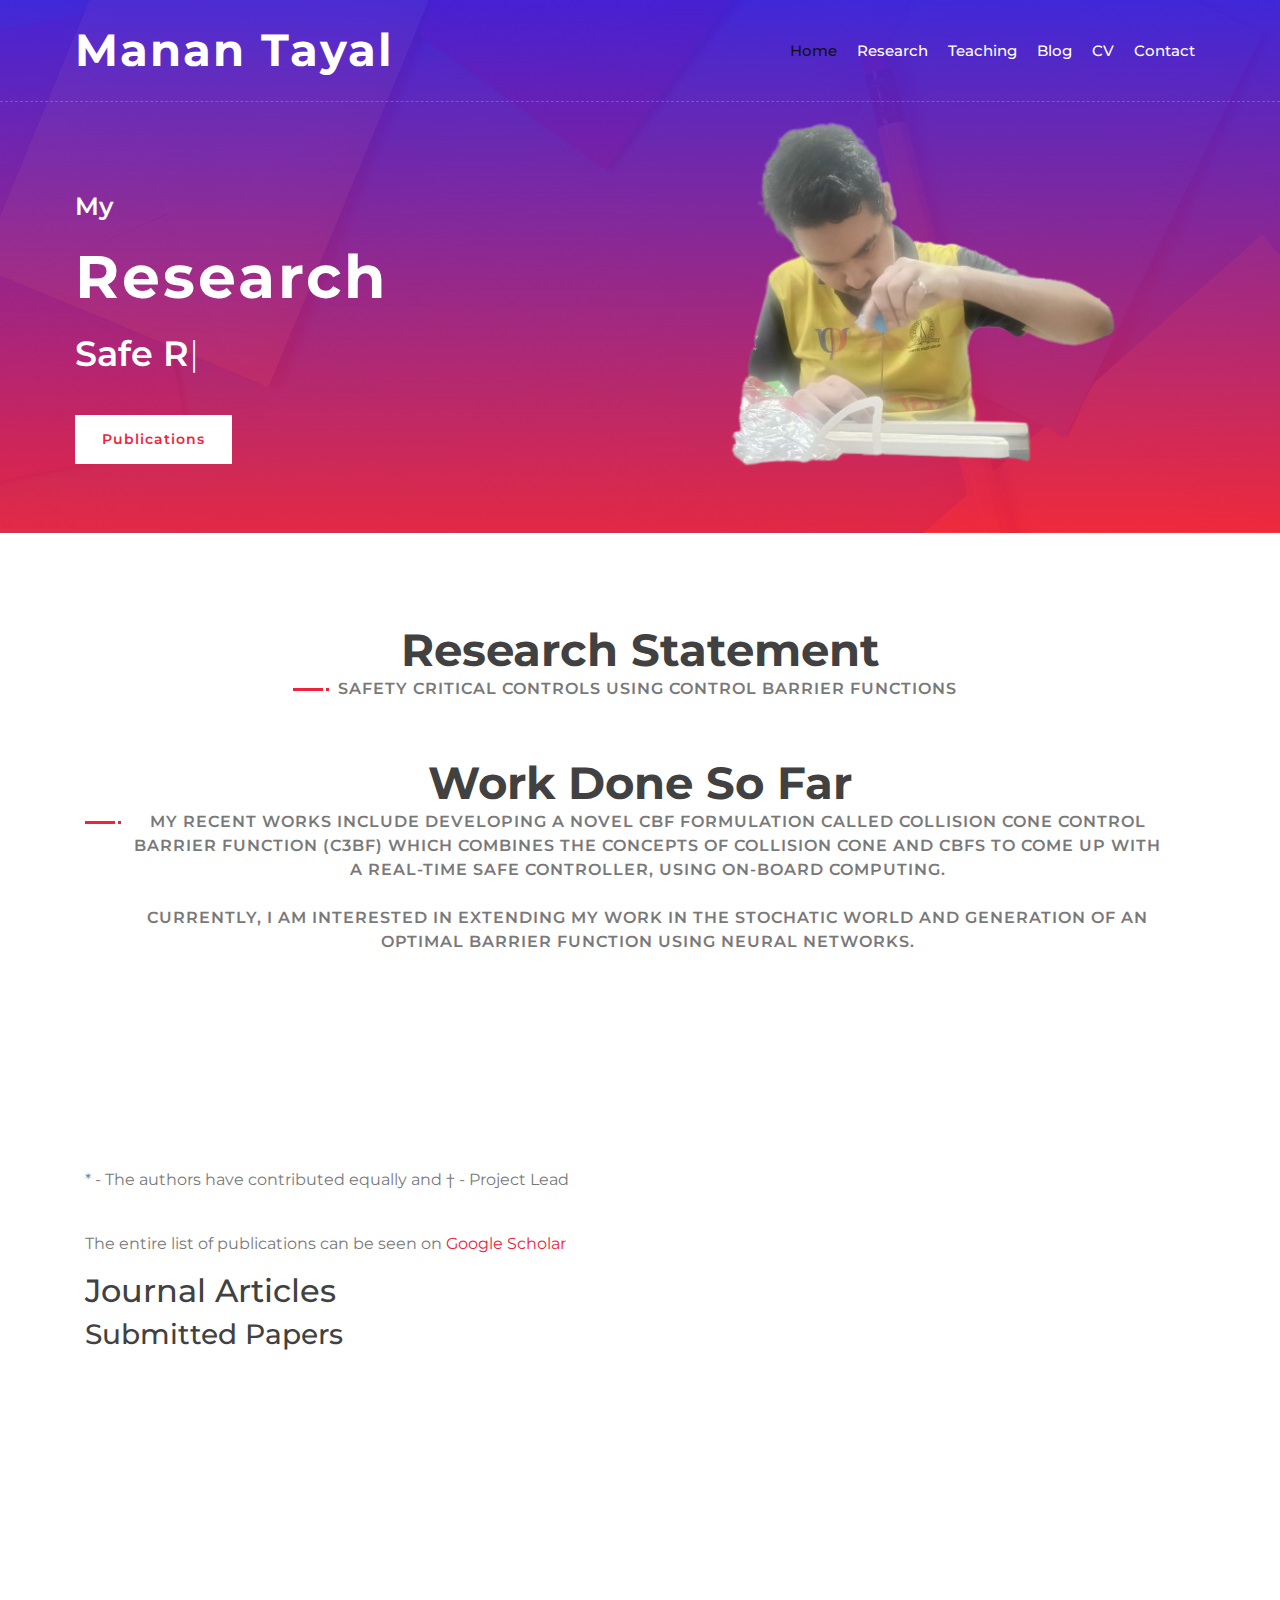
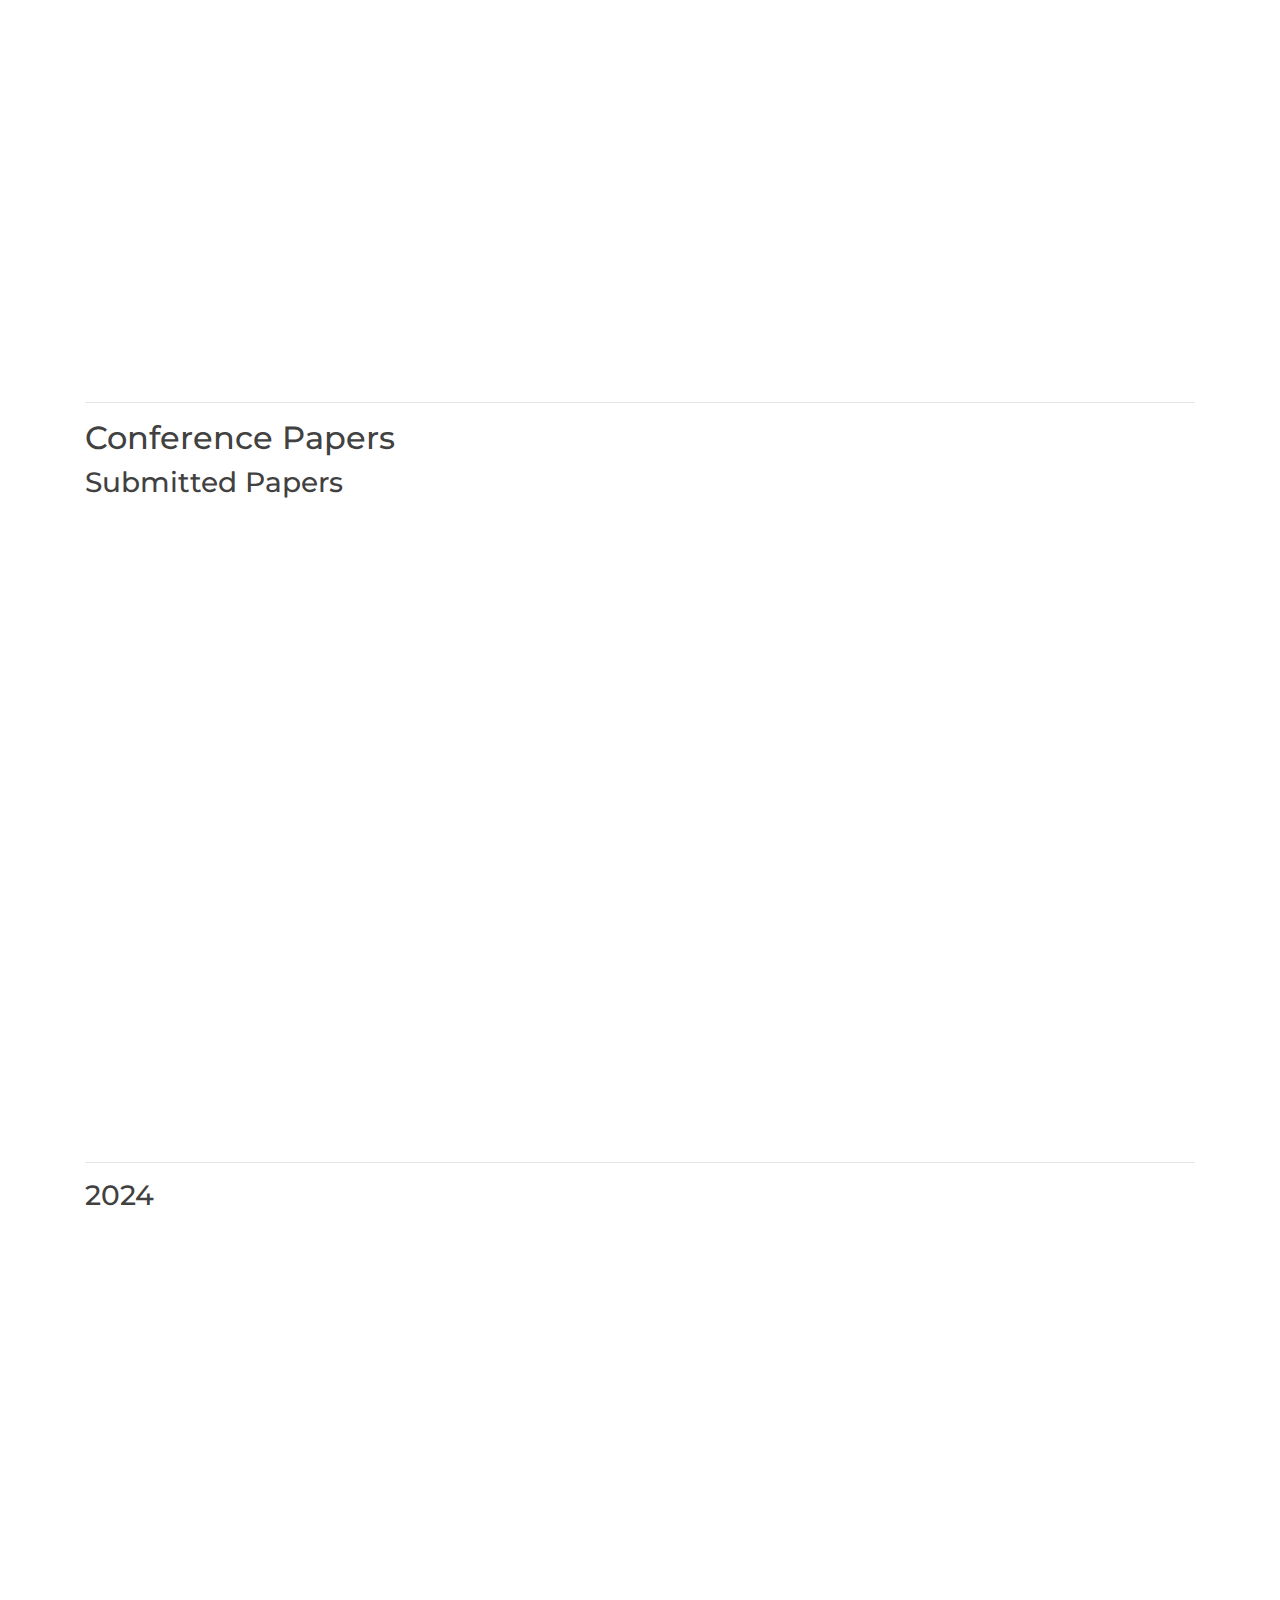
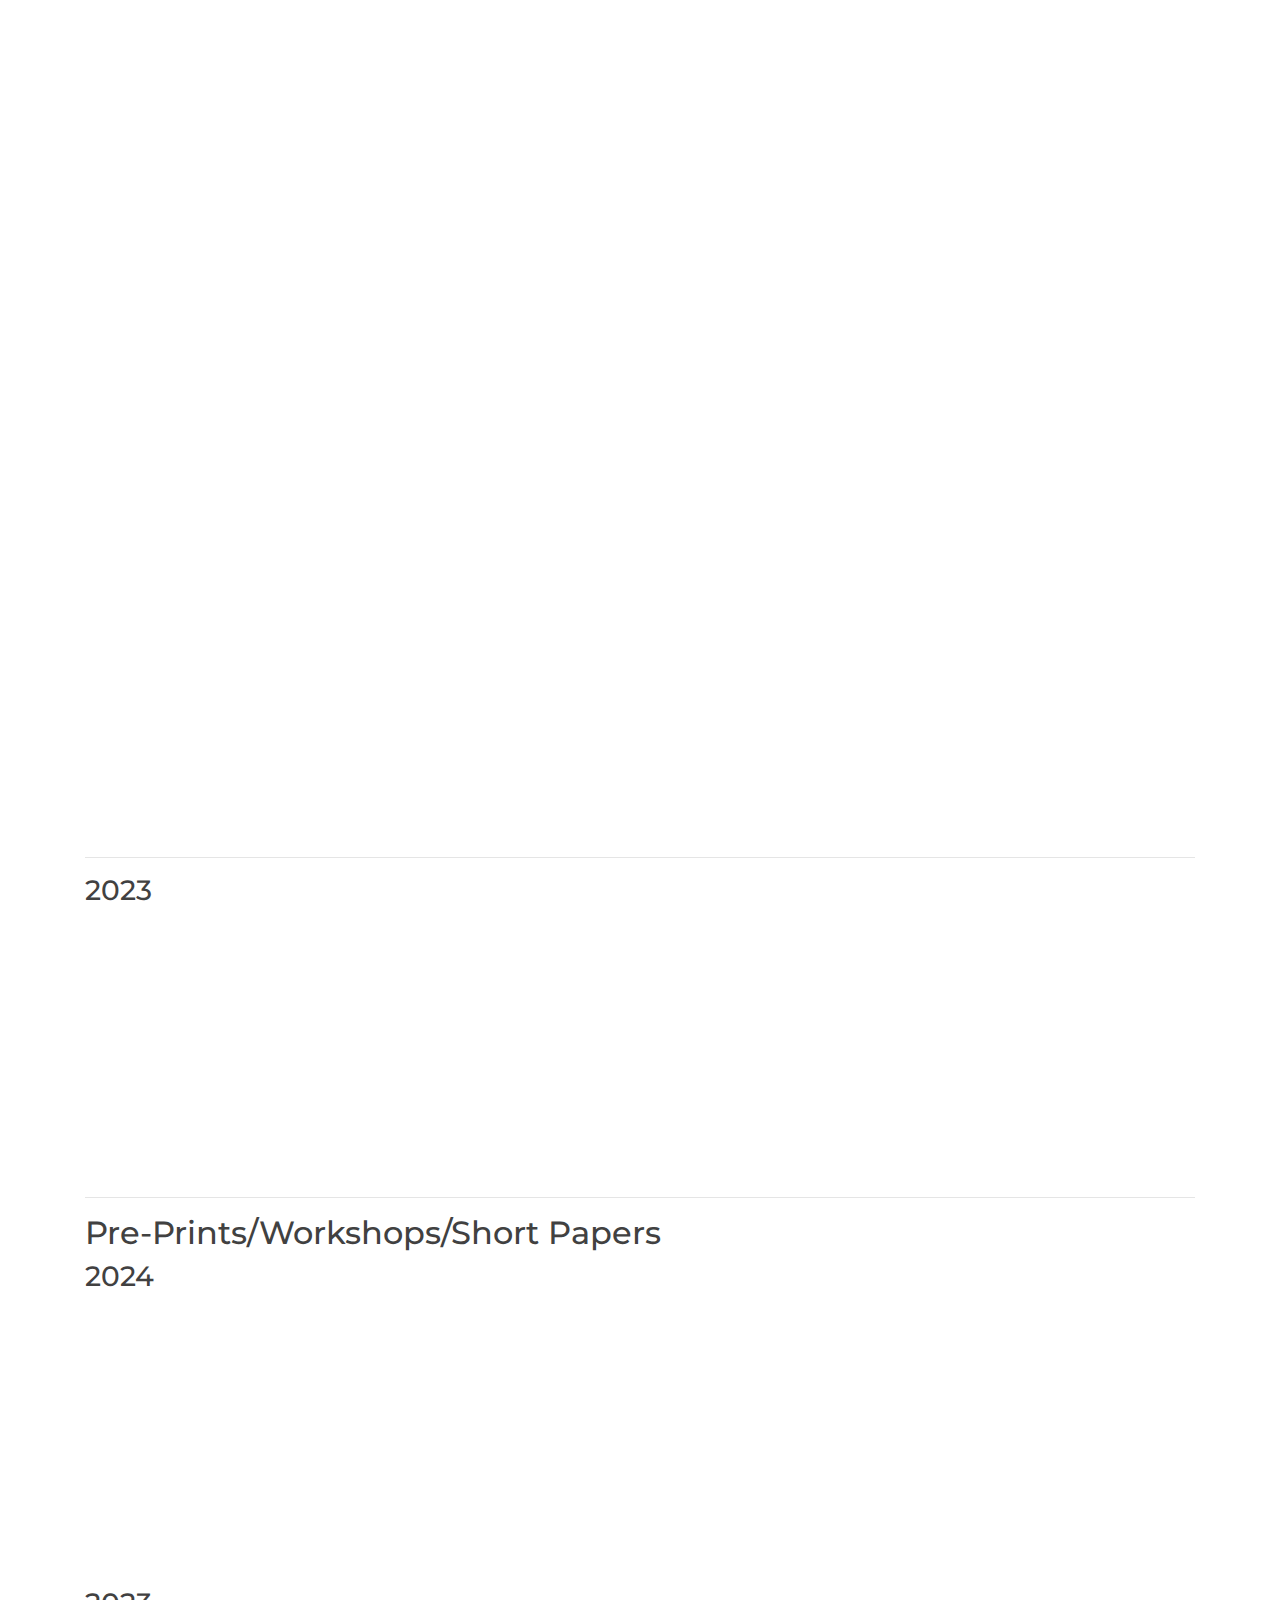
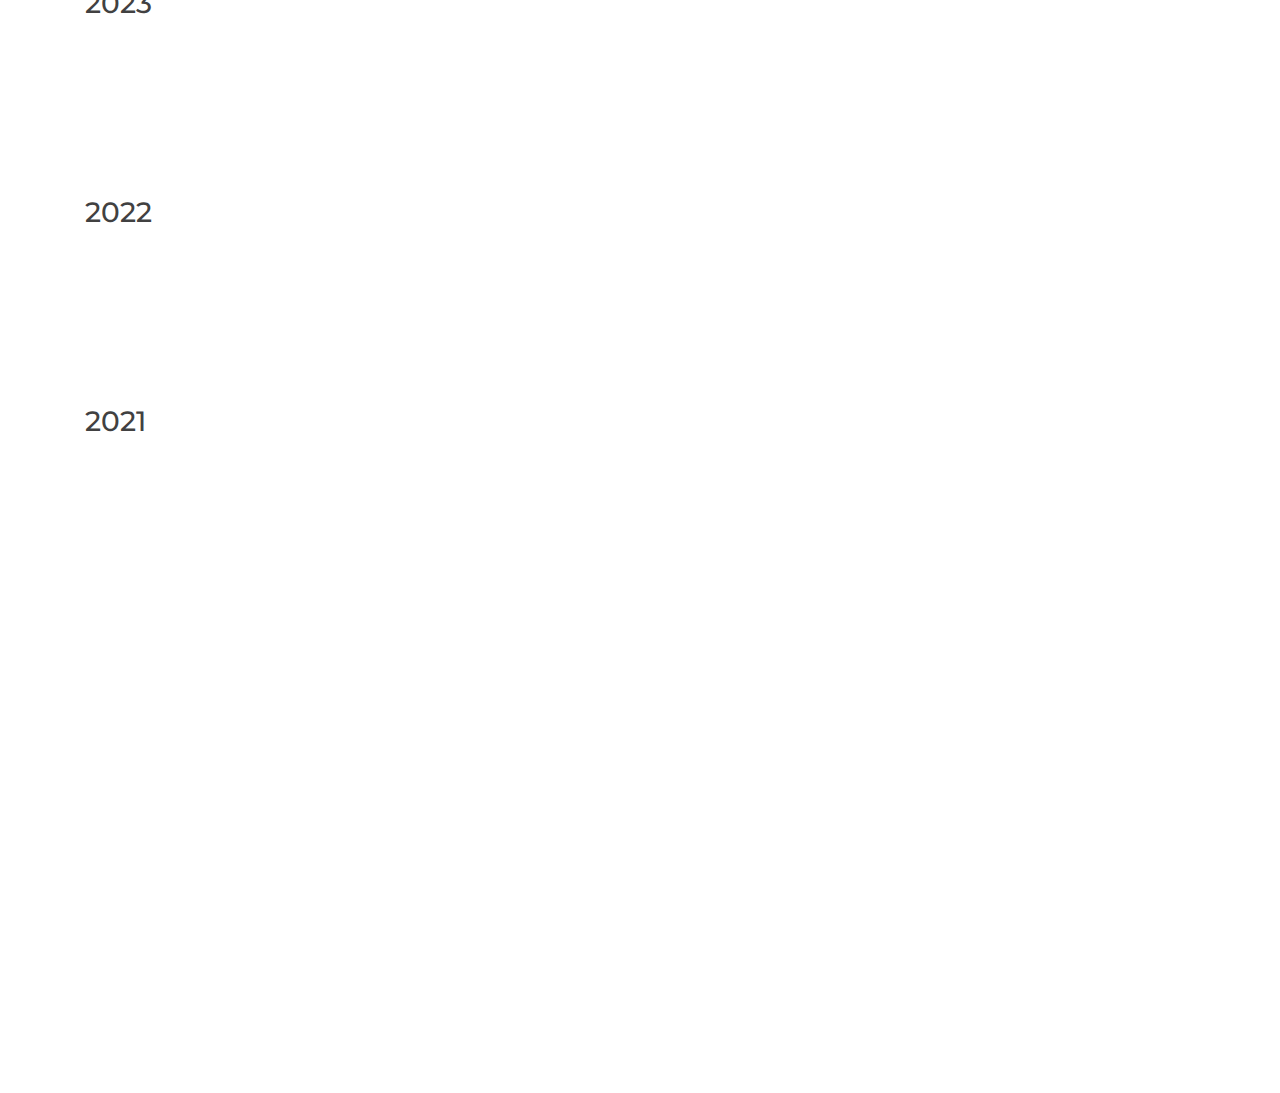
<file: research.html>
<!DOCTYPE html>
<html lang="en">
    <head>
        <meta charset="utf-8">
        <title>Manan Tayal</title>
        <meta content="width=device-width, initial-scale=1.0" name="viewport">
        <meta name="title" property="og:title" content="Manan Tayal">
        <meta property="og:type" content="Personal Website">
        <meta name="image" property="og:image" content="img/linkedin_web_prev.png">
        <meta name="description" property="og:description" content="Manan Tayal's Personal Website">
        <meta name="author" content="Manan Tayal">

        <!-- Favicon -->
        <link href="img/tm_wbg.png" rel="icon">

        <!-- Google Font -->
        <link href="https://fonts.googleapis.com/css2?family=Montserrat:wght@300;400;500;600;700&display=swap" rel="stylesheet">

        <!-- CSS Libraries -->
        <link href="https://stackpath.bootstrapcdn.com/bootstrap/4.4.1/css/bootstrap.min.css" rel="stylesheet">
        <link href="https://cdnjs.cloudflare.com/ajax/libs/font-awesome/5.10.0/css/all.min.css" rel="stylesheet">
        <link href="lib/animate/animate.min.css" rel="stylesheet">
        <link href="lib/owlcarousel/assets/owl.carousel.min.css" rel="stylesheet">
        <link href="lib/lightbox/css/lightbox.min.css" rel="stylesheet">

        <!-- Template Stylesheet -->
        <link href="css/style.css" rel="stylesheet">
    </head>

    <body data-spy="scroll" data-target=".navbar" data-offset="51">
        <!-- Nav Bar Start -->
        <div class="navbar navbar-expand-lg bg-light navbar-light">
            <div class="container-fluid">
                <a href="index.html" class="navbar-brand">Manan Tayal</a>
                <button type="button" class="navbar-toggler" data-toggle="collapse" data-target="#navbarCollapse">
                    <span class="navbar-toggler-icon"></span>
                </button>

                <div class="collapse navbar-collapse justify-content-between" id="navbarCollapse">
                    <div class="navbar-nav ml-auto">
                        <a href="./" class="nav-item nav-link active">Home</a>
                        <a href="#research" class="nav-item nav-link">Research</a>
                        <a href="./teaching" class="nav-item nav-link">Teaching</a>
                        <a href="https://tayalmanan28.github.io/my_blogs/" class="nav-item nav-link">Blog</a>
                        <a href="resume/Manan_Tayal_CV.pdf" class="nav-item nav-link">CV</a>
                        <a href="#cont" class="nav-item nav-link">Contact</a>
                    </div>
                </div>
            </div>
        </div>
        <!-- Nav Bar End -->


        <!-- Hero Start -->
        <div class="hero" id="home">
            <div class="container-fluid">
                <div class="row align-items-center">
                    <div class="col-sm-12 col-md-6">
                        <div class="hero-content">
                            <div class="hero-text">
                                <p> My </p>
                                <h1>Research</h1>
                                <h2></h2>
                                <div class="typed-text">Safe Robot Learning & Control, Legged Robots, Control Barrier Functions </div>
                            </div>
                            <div class="hero-btn">
                                
                                <a class="btn" href="#publications">Publications</a>
                            </div>
                        </div>
                    </div>
                    <div class="col-sm-12 col-md-6 d-none d-md-block">
                        <div class="hero-image">
                            <img src="img/hero_research.png" alt="Hero Image">
                        </div>
                    </div>
                </div>
            </div>
        </div>
        <!-- Hero End -->


        
        <!-- Service Start 
        <div class="service" id="service">
            <div class="container">
                <div class="section-header text-center wow zoomIn" data-wow-delay="0.1s">
                    <p>What I do</p>
                    <h2>Awesome Quality Services</h2>
                </div>
                <div class="row">
                    <div class="col-lg-6 wow fadeInUp" data-wow-delay="0.0s">
                        <div class="service-item">
                            <div class="service-icon">
                                <i class="fa fa-laptop"></i>
                            </div>
                            <div class="service-text">
                                <h3>Web Design</h3>
                                <p>
                                    Lorem ipsum dolor sit amet elit. Phase nec preti mi. Curabi facilis ornare velit non
                                </p>
                            </div>
                        </div>
                    </div>
                    <div class="col-lg-6 wow fadeInUp" data-wow-delay="0.2s">
                        <div class="service-item">
                            <div class="service-icon">
                                <i class="fa fa-laptop-code"></i>
                            </div>
                            <div class="service-text">
                                <h3>Web Development</h3>
                                <p>
                                    Lorem ipsum dolor sit amet elit. Phase nec preti mi. Curabi facilis ornare velit non
                                </p>
                            </div>
                        </div>
                    </div>
                    <div class="col-lg-6 wow fadeInUp" data-wow-delay="0.4s">
                        <div class="service-item">
                            <div class="service-icon">
                                <i class="fab fa-android"></i>
                            </div>
                            <div class="service-text">
                                <h3>Apps Design</h3>
                                <p>
                                    Lorem ipsum dolor sit amet elit. Phase nec preti mi. Curabi facilis ornare velit non
                                </p>
                            </div>
                        </div>
                    </div>
                    <div class="col-lg-6 wow fadeInUp" data-wow-delay="0.6s">
                        <div class="service-item">
                            <div class="service-icon">
                                <i class="fab fa-apple"></i>
                            </div>
                            <div class="service-text">
                                <h3>Apps Development</h3>
                                <p>
                                    Lorem ipsum dolor sit amet elit. Phase nec preti mi. Curabi facilis ornare velit non
                                </p>
                            </div>
                        </div>
                    </div>
                </div>
            </div>
        </div>
        <!-- Service End -->

        <!-- Research Section Starts -->
        <div class="experience" id="research">
            <div class="container">
                <div class="section-header text-center wow zoomIn" data-wow-delay="0.1s">
                    <h2>Research Statement</h2>
                    <p> Safety Critical Controls Using Control Barrier Functions </p>
                </div>
                <div class="section-header text-center wow zoomIn" data-wow-delay="0.1s">
                    <h2>Work Done So Far</h2>
                    <p> My recent works include developing a novel CBF formulation called Collision Cone Control Barrier Function (C3BF) which combines the concepts of Collision cone and CBFs to come up with a real-time safe controller, using on-board computing.
                    <br><br> Currently, I am interested in extending my work in the stochatic world and generation of an optimal barrier function using Neural networks. </p>
                </div>
            </div>
        </div>
        <!-- Research Section Ends -->                

        <!-- Publication Section Starts -->
        <div class="experience" id="publications">
            <div class="container">
                
                <div class="section-header text-center wow zoomIn" data-wow-delay="0.1s">
                    <h2>Publications</h2>
                </div>
                <p> &ast; - The authors have contributed equally and &dagger; - Project Lead </p>
                <br>
                <p> The entire list of publications can be seen on <a href="https://scholar.google.com/citations?user=jWWQhY8AAAAJ&hl=en"> Google Scholar</a></p>

                <h2> Journal Articles </h2>
                <h3> Submitted Papers </h3>
                <table border="0" cellpadding="3" cellspacing="10">
                    <tr>
                        <th style="width:35%"></th>
                        <th></th> 
                    </tr>
                    <tr>
                        <td>
                            <div class="timeline-item left wow slideInLeft" data-wow-delay="0.1s">
                                <a href=""><img style="vertical-align:middle" src="img/tm.png"  width="90%" height="inherit" border="1px" alt="" /></a>
                            </div>
                        </td>
                        <td>
                            <div class="timeline-item right wow slideInRight" data-wow-delay="0.1s">
                                <b> Synthesising Neural Control Barrier Functions using Conformal Prediction </b> <br> 
                                <b>Manan Tayal&ast;</b>, Aditya Singh&ast; and Shishir Kolathaya <br> 
                                Submitted to <em> Robotics and Automation Letters</em>. <br> 
                            </div>
                        </td>
                    </tr>
                    <tr>
                        <td>
                            <div class="timeline-item left wow slideInLeft" data-wow-delay="0.1s">
                                <a href="https://arxiv.org/pdf/2403.07043"><img style="vertical-align:middle" src="img/c3bf.png"  width="90%" height="inherit" border="1px" alt="" /></a>
                            </div>
                        </td>
                        <td>
                            <div class="timeline-item right wow slideInRight" data-wow-delay="0.1s">
                                <b> A Collision Cone Approach for Control Barrier Functions </b> <br> 
                                <b>Manan Tayal</b> Bhavya Giri Goswami, Karthik Rajgopal, Rajpal Singh, Tejas Rao, Jishnu Keshavan, Pushpak Jagtap and Shishir Kolathaya <br> 
                                Submitted to <em> Transactions on Control Systems Technology</em>. <br> 
                                [<a href="https://arxiv.org/pdf/2403.07043">Paper</a>]
                            </div>
                        </td>
                    </tr>
                    <tr>
                        <td>
                            <div class="timeline-item left wow slideInLeft" data-wow-delay="0.1s">
                                <a href="https://arxiv.org/pdf/2309.08339.pdf"><img style="vertical-align:middle" src="img/adam_proof.png"  width="90%" height="inherit" border="1px" alt="" /></a>
                            </div>
                        </td>
                        <td>
                            <div class="timeline-item right wow slideInRight" data-wow-delay="0.1s">
                                <b> A Theoretical and Empirical Study on the Convergence of Adam with an Exact Constant Step Size in Non-Convex Settings </b> <br> 
                                Alookendum Mazumder, <b>Manan Tayal&ast;</b>, Rishabh Sabharwal&ast;, Bhartendu Kumar and Punit Rathore <br> 
                                Submitted to <em> Transactions on Machine Learning Research</em>. <br> 
                                [<a href="https://arxiv.org/pdf/2309.08339.pdf">Paper</a>]
                            </div>
                        </td>
                    </tr>
                </table>
                <hr>
                <h2> Conference Papers </h2>
                <h3> Submitted Papers </h3>
                <table border="0" cellpadding="3" cellspacing="10">
                    <tr>
                        <th style="width:35%"></th>
                        <th></th> 
                    </tr>
                    <tr>
                        <td>
                            <div class="timeline-item left wow slideInLeft" data-wow-delay="0.1s">
                                <a href="https://tayalmanan28.github.io/sspl/"><img style="vertical-align:middle" src="img/salad_sspl.png"  width="90%" height="inherit" border="1px" alt="" /></a>
                            </div>
                        </td>
                        <td>
                            <div class="timeline-item right wow slideInRight" data-wow-delay="0.1s">
                                <b> Semi-Supervised Safe Visuomotor Policy Synthesis using Barrier Certificates </b> <br> 
                                <b>Manan Tayal&ast;</b>, Aditya Singh&ast;, Pushpak Jagtap and Shishir Kolathaya <br> 
                                Submitted to <em> Internation Conference on Robotics and Automation</em>, Atlanta, USA, 2025 <br> 
                                <em> IROS 2024: Workshop on Formal Methods & Techniques in Robotic Systems</em> <br>
                                [<a href="https://tayalmanan28.github.io/sspl/">Project page</a>] [<a href="https://arxiv.org/pdf/2409.12616">Paper</a>]
                            </div>
                        </td>
                    </tr>
                    <tr>
                        <td>
                            <div class="timeline-item left wow slideInLeft" data-wow-delay="0.1s">
                                <a href=""><img style="vertical-align:middle" src="img/learning_uncertainity.png"  width="90%" height="inherit" border="1px" alt="" /></a>
                            </div>
                        </td>
                        <td>
                            <div class="timeline-item right wow slideInRight" data-wow-delay="0.1s">
                                <b> Learning uncertainty in Stochastic Dynamics using Control Barrier Functions </b> <br> 
                                <b>Manan Tayal</b> Pushpak Jagtap and Shishir Kolathaya <br> 
                                Submitted to <em> Learning for Dynamics and Control (L4DC)</em>, Michigan, USA, 2024 <br>
                            </div>
                        </td>
                    </tr>
                </table>
                <hr>
                
                <h3> 2024 </h3>
                <table border="0" cellpadding="3" cellspacing="10">
                    <tr>
                        <th style="width:35%"></th>
                        <th></th> 
                    </tr>
                    <tr>
                        <td>
                            <div class="timeline-item left wow slideInLeft" data-wow-delay="0.1s">
                                <a href="https://arxiv.org/pdf/2403.19332"><img style="vertical-align:middle" src="img/sncbf.png"  width="90%" height="inherit" border="1px" alt="" /></a>
                            </div>
                        </td>
                        <td>
                            <div class="timeline-item right wow slideInRight" data-wow-delay="0.1s">
                                <b> Learning a Formally Verified Control Barrier Function in Stochastic Environment </b> <br> 
                                <b>Manan Tayal</b>, Hongchao Zhang, Pushpak Jagtap, Andrew Clark, Shishir Kolathaya <br> 
                                <em> IEEE Conference on Decision and Control (CDC) </em>, Milan, Italy, 2024 <br> 
                                [<a href="https://arxiv.org/pdf/2403.19332">Paper</a>] [<a href="https://github.com/tayalmanan28/Stochastic-NCBF">Code</a>]
                            </div>
                        </td>
                    </tr>
                    <tr>
                        <td>
                            <div class="timeline-item left wow slideInLeft" data-wow-delay="0.1s">
                                <a href="https://gvsmothish.github.io/Stoch-Biro-diffusion-policy/"><img style="vertical-align:middle" src="img/biro_diff.png"  width="90%" height="inherit" border="1px" alt="" /></a>
                            </div>
                        </td>
                        <td>
                            <div class="timeline-item right wow slideInRight" data-wow-delay="0.1s">
                                <b> BiRoDiff: Diffusion policies for bipedal robot locomotion on unseen terrains </b> <br> 
                                GVS Mothish, <b>Manan Tayal</b>, Shishir Kolathaya <br> 
                                <em> Indian Control Conference (ICC)</em>, Bhopal, India, 2024 <br> 
                                [<a href="https://gvsmothish.github.io/Stoch-Biro-diffusion-policy/">Project page</a>] [<a href="https://youtu.be/PqnTGGYhHdE">Video</a>] [<a href="https://arxiv.org/pdf/2407.05424">Paper</a>]
                            </div>
                        </td>
                    </tr>
                    <tr>
                        <td>
                            <div class="timeline-item left wow slideInLeft" data-wow-delay="0.1s">
                                <a href="https://tayalmanan28.github.io/C3BF-UAV/"><img style="vertical-align:middle" src="img/c3bf_uav.jpg"  width="90%" height="inherit" border="1px" alt="" /></a>
                            </div>
                        </td>
                        <td>
                            <div class="timeline-item right wow slideInRight" data-wow-delay="0.1s">
                                <b> Control Barrier Functions in Dynamic UAVs for Kinematic Obstacle Avoidance: A Collision Cone Approach </b> <br> 
                                <b>Manan Tayal</b>, Rajpal Singh, Jishnu Keshavan, Shishir Kolathaya <br> 
                                <em> American Control Conference (ACC)</em>, Toronto, Canada, 2024 <br> 
                                [<a href="https://tayalmanan28.github.io/C3BF-UAV/">Project page</a>] [<a href="https://arxiv.org/pdf/2303.15871.pdf">Paper</a>]
                            </div>
                        </td>
                    </tr>
                    <tr>
                        <td>
                            <div class="timeline-item left wow slideInLeft" data-wow-delay="0.1s">
                                <a href="https://tayalmanan28.github.io/C3BF-UGV/"><img style="vertical-align:middle" src="img/c3bf_ugv_exp.png"  width="90%" height="inherit" border="1px" alt="" /></a>
                            </div>
                        </td>
                        <td>
                            <div class="timeline-item right wow slideInRight" data-wow-delay="0.1s">
                                <b> Collision Cone Control Barrier Functions: Experimental Validation on UGVs for Kinematic Obstacle Avoidance </b> <br> 
                                Bhavya Giri Goswami &ast;, <b>Manan Tayal &ast;</b>, Karthik Rajgopal, Pushpak Jagtap, Shishir Kolathaya <br> 
                                <em> American Control Conference (ACC)</em>, Toronto, Canada, 2024 <br> 
                                [<a href="https://tayalmanan28.github.io/C3BF-UGV/">Project page</a>] [<a href="https://arxiv.org/pdf/2310.10839.pdf">Paper</a>]
                            </div>
                        </td>
                    </tr>
                    <tr>
                        <td>
                            <div class="timeline-item left wow slideInLeft" data-wow-delay="0.1s">
                                <a href="https://tayalmanan28.github.io/PolyC2BF/"><img style="vertical-align:middle" src="img/poly_c2bf.jpg"  width="90%" height="inherit" border="1px" alt="" /></a>
                            </div>
                        </td>
                        <td>
                            <div class="timeline-item right wow slideInRight" data-wow-delay="0.1s">
                                <b> Polygonal Cone Control Barrier Functions for safe navigation in cluttered environments </b> <br> 
                                <b>Manan Tayal</b>, Shishir Kolathaya <br> 
                                <em> European Control Conference(ECC)</em>, Stockholm, Sweden, 2024 <br> 
                                [<a href="https://tayalmanan28.github.io/PolyC2BF/">Project page</a>] [<a href="">Paper</a>]
                            </div>
                        </td>
                    </tr>
                    <tr>
                        <td>
                            <div class="timeline-item left wow slideInLeft" data-wow-delay="0.1s">
                                <a href="https://tayalmanan28.github.io/Stoch-BiRo/"><img style="vertical-align:middle" src="img/stoch_biro.png"  width="90%" height="inherit" border="1px" alt="" /></a>
                            </div>
                        </td>
                        <td>
                            <div class="timeline-item right wow slideInRight" data-wow-delay="0.1s">
                                <b> Stoch BiRo: Design and Control of a Bipedal Robot </b> <br> 
                                GVS Mothish&ast;, Kathik Rajgopal&ast;, Ravi Kola&ast;, <b>Manan Tayal&dagger;</b>, Shishir Kolathaya <br> 
                                <em> IEEE International Conference on Controls, Automation and Robotics (ICCAR)</em>, Singapore, 2024 <br> 
                                [<a href="https://tayalmanan28.github.io/Stoch-BiRo/">Project page</a>] [<a href="">Video</a>] [<a href="https://arxiv.org/pdf/2312.06512.pdf">Paper</a>]
                            </div>
                        </td>
                    </tr>
                </table>
                <hr>
                <h3> 2023 </h3>
                <table border="0" cellpadding="3" cellspacing="10">
                    <tr>
                        <th style="width:35%"></th>
                        <th></th> 
                    </tr>
                    <tr>
                        <td>
                            <div class="timeline-item left wow slideInLeft" data-wow-delay="0.1s">
                                <a href="https://tayalmanan28.github.io/C3BF-UGV/"><img style="vertical-align:middle" src="img/c3bf_ugv.jpg"  width="90%" height="inherit" border="1px" alt="" /></a>
                            </div>
                        </td>
                        <td>
                            <div class="timeline-item right wow slideInRight" data-wow-delay="0.1s">
                                <b> Collision Cone Control Barrier Functions for Kinematic Obstacle Avoidance in UGVs </b> <br> 
                                Phani Thontepu &ast;, Bhavya Giri Goswami &ast;, <b>Manan Tayal</b>, Neelaksh Singh, Shyam Sundar PI, Shyam Sundar MG, Suresh Sundaram, Vaibhav Katewa, Shishir Kolathaya <br> 
                                <em> Indian Control Conference (ICC)</em>, Vizag, India, 2023 <br> 
                                [<a href="https://tayalmanan28.github.io/C3BF-UGV/">Project page</a>] [<a href="https://youtu.be/Dme7Wm9y6es">Video</a>] [<a href="https://arxiv.org/pdf/2209.11524.pdf">Paper</a>]
                            </div>
                        </td>
                    </tr>
                </table>
                <hr>
                <h2> Pre-Prints/Workshops/Short Papers </h2>
                <h3> 2024 </h3>
                <table border="0" cellpadding="3" cellspacing="10">
                    <tr>
                        <th style="width:35%"></th>
                        <th></th> 
                    </tr>
                    <tr>
                        <td>
                            <div class="timeline-item left wow slideInLeft" data-wow-delay="0.1s">
                                <a href="https://arxiv.org/pdf/2407.19335"><img style="vertical-align:middle" src="img/c3bf_fixed_wing.png"  width="90%" height="inherit" border="1px" alt="" /></a>
                            </div>
                        </td>
                        <td>
                            <div class="timeline-item right wow slideInRight" data-wow-delay="0.1s">
                                <b> Real Time Safety of Fixed-wing UAVs using Collision Cone CBFs </b> <br> 
                                Aryan Agarwal&ast;, Ravi Agrawal&ast;, <b>Manan Tayal&ast;</b>, Pushpak Jagtap and Shishir Kolathaya <br> 
                                <em> Cyber Physical Systems Symposium (CyPhySS) </em>, Bangalore, India, 2024 <br> 
                                [<a href="https://arxiv.org/pdf/2407.19335">Paper</a>]
                            </div>
                        </td>
                    </tr>
                </table>
                <h3> 2023 </h3>
                <table border="0" cellpadding="3" cellspacing="10">
                    <tr>
                        <th style="width:35%"></th>
                        <th></th> 
                    </tr>
                    <tr>
                        <td>
                            <div class="timeline-item left wow slideInLeft" data-wow-delay="0.1s">
                                <a href="https://arxiv.org/abs/2309.01898"><img style="vertical-align:middle" src="img/safe_legged.png"  width="90%" height="inherit" border="1px" alt="" /></a>
                            </div>
                        </td>
                        <td>
                            <div class="timeline-item right wow slideInRight" data-wow-delay="0.1s">
                                <b> Safe Legged Locomotion using Collision Cone Control Barrier Functions (C3BFs)</b> <br> 
                                <b>Manan Tayal</b>, Shishir Kolathaya <br> 
                                Arxiv Pre-print <br> 
                                [<a href="https://arxiv.org/abs/2309.01898">Project page</a>] [<a href="https://arxiv.org/pdf/2309.01898.pdf">Paper</a>]
                            </div>
                        </td>
                    </tr>
                </table>
                <h3> 2022 </h3>
                <table border="0" cellpadding="3" cellspacing="10">
                    <tr>
                        <th style="width:35%"></th>
                        <th></th> 
                    </tr>
                    <tr>
                        <td>
                            <div class="timeline-item left wow slideInLeft" data-wow-delay="0.1s">
                                <a href="https://www.stochlab.com/papers/biped_arm.pdf"><img style="vertical-align:middle" src="img/biped_arm.png"  width="90%" height="inherit" border="1px" alt="" /></a>
                            </div>
                        </td>
                        <td>
                            <div class="timeline-item right wow slideInRight" data-wow-delay="0.1s">
                                <b> Realising the role of arms in improving the stability of bipedal robots </b> <br> 
                                <b>Manan Tayal</b> and Shishir Kolathaya <br> 
                                <em> Cyber Physical Systems Symposium (CyPhySS) </em>, Bangalore, India, 2022 <br> 
                                [<a href="https://www.stochlab.com/papers/biped_arm.pdf">Paper</a>]
                            </div>
                        </td>
                    </tr>
                </table>
                <h3> 2021 </h3>
                <table border="0" cellpadding="3" cellspacing="10">
                    <tr>
                        <th style="width:35%"></th>
                        <th></th> 
                    </tr>
                    <tr>
                        <td>
                            <div class="timeline-item left wow slideInLeft" data-wow-delay="0.1s">
                                <a href="https://arxiv.org/pdf/2205.14352.pdf"><img style="vertical-align:middle" src="img/tsp.png"  width="90%" height="inherit" border="1px" alt="" /></a>
                            </div>
                        </td>
                        <td>
                            <div class="timeline-item right wow slideInRight" data-wow-delay="0.1s">
                                <b> Travelling Salesman Problem: Parallel Implementations & Analysis </b> <br> 
                                Amey Gohil&ast;, <b>Manan Tayal&ast;</b>, Tezan Sahu&ast;, Venkatesh Sawalpurkar&ast; <br> 
                                <em> HPSC workshop </em>em>, IIT Bombay, 2021 <br> 
                                [<a href="https://arxiv.org/pdf/2205.14352.pdf">Paper</a>]
                            </div>
                        </td>
                    </tr>
                </table>
            </div>
        </div>
        <!-- Publication Section Ends -->

        <!-- Footer Start -->
        <div class="footer wow fadeIn" data-wow-delay="0.3s" id ="cont">
            <div class="container-fluid">
                <div class="container">
                    <div class="footer-info">
                        <h2>Manan Tayal</h2>
                        <h3>Bangalore, India</h3>
                        <div class="footer-menu">
                            <p>robotics.tayalmanan@gmail.com</p>
                            <p>manantayal@iisc.ac.in</p>
                        </div>
                        <div class="footer-social">
                            <a href="https://twitter.com/tayalmanan28"><i class="fab fa-twitter"></i></a>
                            <a href="https://www.facebook.com/manan.tayal.16"><i class="fab fa-facebook-f"></i></a>
                            <a href="https://www.youtube.com/channel/UC2cnrN8fPbi3qYeOv4_-pPA"><i class="fab fa-youtube"></i></a>
                            <a href="https://linkedin.com/in/manan-tayal/"><i class="fab fa-linkedin-in"></i></a>
                            <a href="https://github.com/tayalmanan28/"><i class="fab fa-github"></i></a>
                            <a href="https://scholar.google.com/citations?hl=en&view_op=list_works&gmla=AJsN-F7et03aVEF07C5V5ujnjhy2aW-v7pIbnTZn387_e98C0pDbEOO5pCaasd7LsOlhNT25uccHURd3MyEn54Y0A7gJPtkHJnvNh6CxDocnSTcYQyuupkM&user=jWWQhY8AAAAJ"><i class="fab fa-google-scholar"></i></a>
                        </div>
                    </div>
                </div>
                <div class="container copyright">
                    <p>Copyright &copy; 2024| Made with ♡ by Manan Tayal </p>
                </div>
            </div>
        </div>
        <!-- Footer End -->
        
        
        <!-- Back to top button -->
        <a href="#" class="btn back-to-top"><i class="fa fa-chevron-up"></i></a>
        
        
        <!-- Pre Loader -->
        <div id="loader" class="show">
            <div class="loader"></div>
        </div>

        
        <!-- JavaScript Libraries -->
        <script src="https://code.jquery.com/jquery-3.4.1.min.js"></script>
        <script src="https://stackpath.bootstrapcdn.com/bootstrap/4.4.1/js/bootstrap.bundle.min.js"></script>
        <script src="lib/easing/easing.min.js"></script>
        <script src="lib/wow/wow.min.js"></script>
        <script src="lib/waypoints/waypoints.min.js"></script>
        <script src="lib/typed/typed.min.js"></script>
        <script src="lib/owlcarousel/owl.carousel.min.js"></script>
        <script src="lib/isotope/isotope.pkgd.min.js"></script>
        <script src="lib/lightbox/js/lightbox.min.js"></script>
        
        <!-- Contact Javascript File -->
        <script src="mail/jqBootstrapValidation.min.js"></script>
        <script src="mail/contact.js"></script>

        <!-- Template Javascript -->
        <script src="js/main.js"></script>
    </body>
</html>
</file>
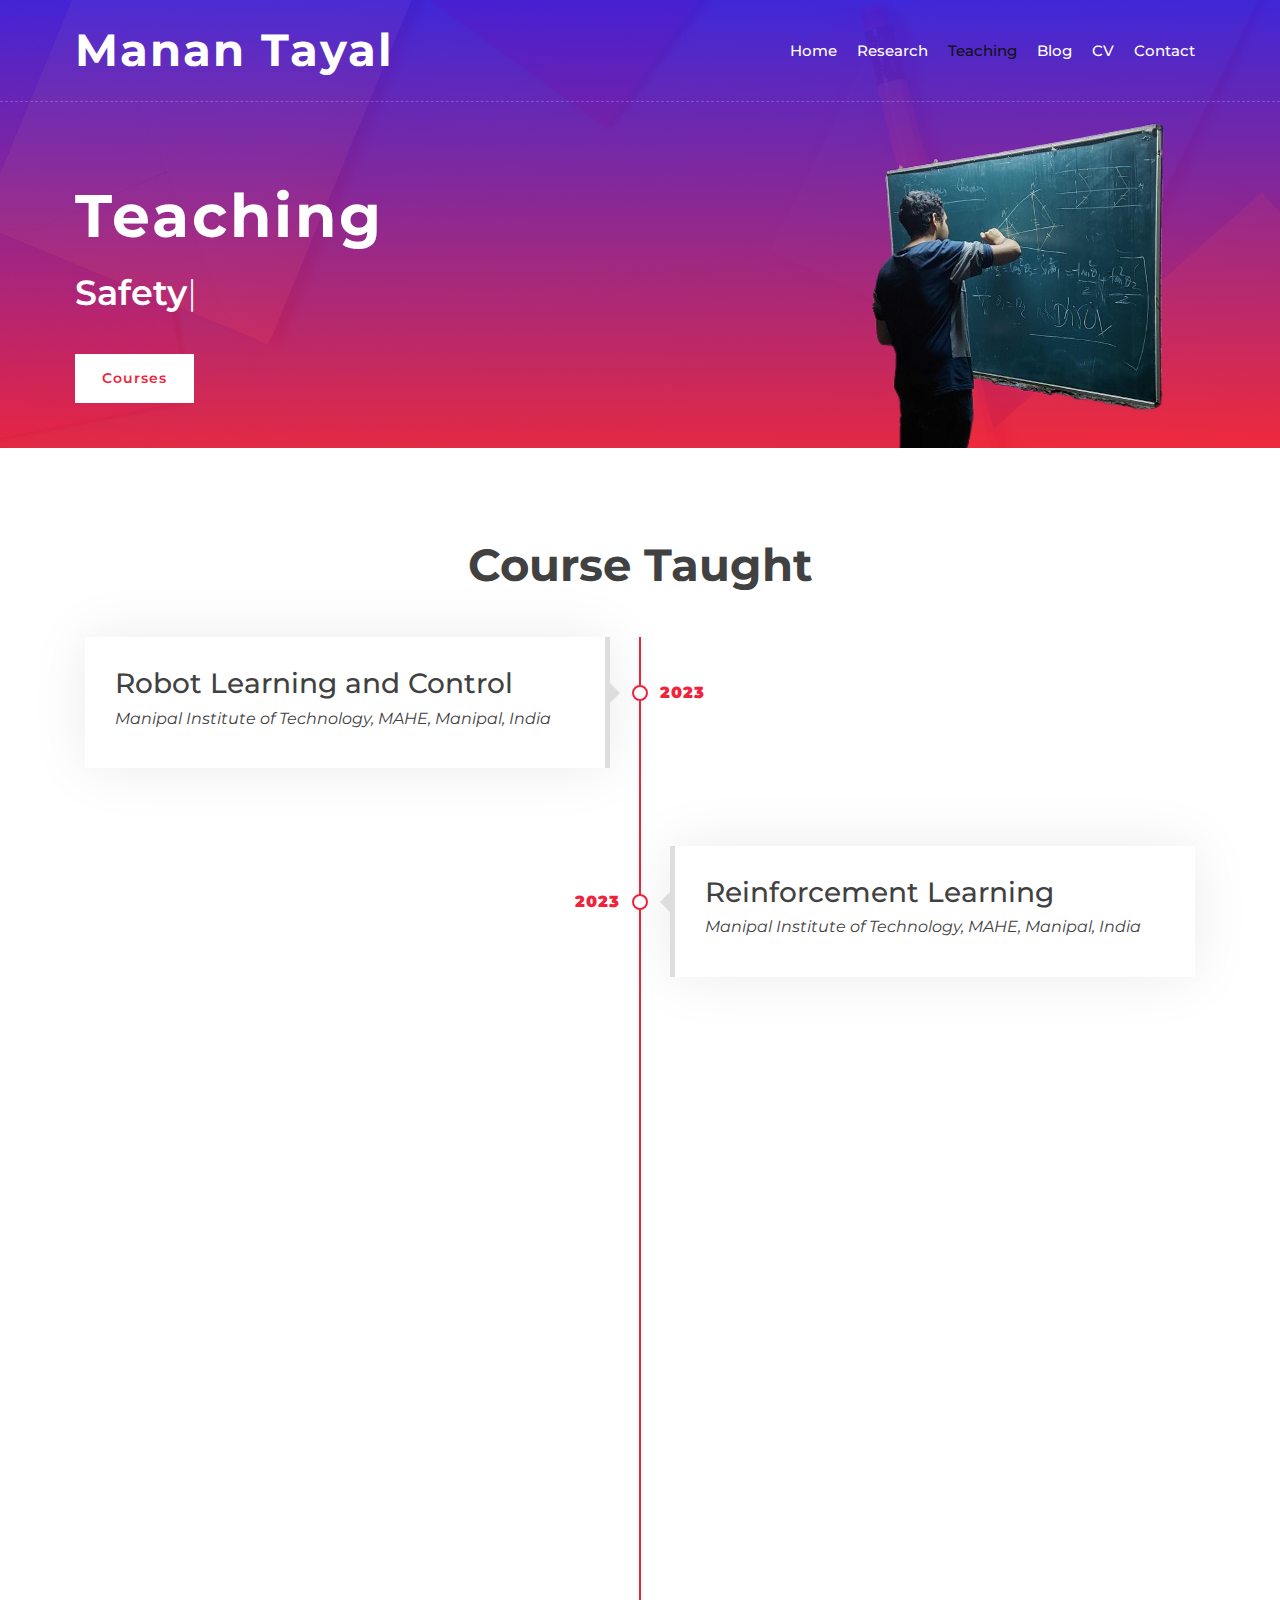
<file: teaching.html>
<!DOCTYPE html>
<html lang="en">
    <head>
        <meta charset="utf-8">
        <title>Manan Tayal</title>
        <meta content="width=device-width, initial-scale=1.0" name="viewport">
        <meta name="title" property="og:title" content="Manan Tayal">
        <meta property="og:type" content="Personal Website">
        <meta name="image" property="og:image" content="img/linkedin_web_prev.png">
        <meta name="description" property="og:description" content="Manan Tayal's Personal Website">
        <meta name="author" content="Manan Tayal">

        <!-- Favicon -->
        <link href="img/tm_wbg.png" rel="icon">

        <!-- Google Font -->
        <link href="https://fonts.googleapis.com/css2?family=Montserrat:wght@300;400;500;600;700&display=swap" rel="stylesheet">

        <!-- CSS Libraries -->
        <link href="https://stackpath.bootstrapcdn.com/bootstrap/4.4.1/css/bootstrap.min.css" rel="stylesheet">
        <link href="https://cdnjs.cloudflare.com/ajax/libs/font-awesome/5.10.0/css/all.min.css" rel="stylesheet">
        <link href="lib/animate/animate.min.css" rel="stylesheet">
        <link href="lib/owlcarousel/assets/owl.carousel.min.css" rel="stylesheet">
        <link href="lib/lightbox/css/lightbox.min.css" rel="stylesheet">

        <!-- Template Stylesheet -->
        <link href="css/style.css" rel="stylesheet">
    </head>

    <body data-spy="scroll" data-target=".navbar" data-offset="51">
        <!-- Nav Bar Start -->
        <div class="navbar navbar-expand-lg bg-light navbar-light">
            <div class="container-fluid">
                <a href="./" class="navbar-brand">Manan Tayal</a>
                <button type="button" class="navbar-toggler" data-toggle="collapse" data-target="#navbarCollapse">
                    <span class="navbar-toggler-icon"></span>
                </button>

                <div class="collapse navbar-collapse justify-content-between" id="navbarCollapse">
                    <div class="navbar-nav ml-auto">
                        <a href="./" class="nav-item nav-link">Home</a>
                        <a href="./research" class="nav-item nav-link">Research</a>
                        <a href="#teaching" class="nav-item nav-link active">Teaching</a>
                        <a href="https://tayalmanan28.github.io/my_blogs/" class="nav-item nav-link">Blog</a>
                        <a href="resume/Manan_Tayal_CV.pdf" class="nav-item nav-link">CV</a>
                        <a href="#cont" class="nav-item nav-link">Contact</a>
                    </div>
                </div>
            </div>
        </div>
        <!-- Nav Bar End -->


        <!-- Hero Start -->
        <div class="hero" id="home">
            <div class="container-fluid">
                <div class="row align-items-center">
                    <div class="col-sm-12 col-md-6">
                        <div class="hero-content">
                            <div class="hero-text">
                                <p> </p>
                                <h1>Teaching</h1>
                                <h2></h2>
                                <div class="typed-text"> Safety Critical Controls, Robot Learning and Control</div>
                            </div>
                            <div class="hero-btn">
                                
                                <a class="btn" href="#publications">Courses</a>
                            </div>
                        </div>
                    </div>
                    <div class="col-sm-12 col-md-6 d-none d-md-block">
                        <div class="hero-image">
                            <img src="img/hero_teaching.png" alt="Hero Image">
                        </div>
                    </div>
                </div>
            </div>
        </div>
        <!-- Hero End -->


        
        <!-- Service Start 
        <div class="service" id="service">
            <div class="container">
                <div class="section-header text-center wow zoomIn" data-wow-delay="0.1s">
                    <p>What I do</p>
                    <h2>Awesome Quality Services</h2>
                </div>
                <div class="row">
                    <div class="col-lg-6 wow fadeInUp" data-wow-delay="0.0s">
                        <div class="service-item">
                            <div class="service-icon">
                                <i class="fa fa-laptop"></i>
                            </div>
                            <div class="service-text">
                                <h3>Web Design</h3>
                                <p>
                                    Lorem ipsum dolor sit amet elit. Phase nec preti mi. Curabi facilis ornare velit non
                                </p>
                            </div>
                        </div>
                    </div>
                    <div class="col-lg-6 wow fadeInUp" data-wow-delay="0.2s">
                        <div class="service-item">
                            <div class="service-icon">
                                <i class="fa fa-laptop-code"></i>
                            </div>
                            <div class="service-text">
                                <h3>Web Development</h3>
                                <p>
                                    Lorem ipsum dolor sit amet elit. Phase nec preti mi. Curabi facilis ornare velit non
                                </p>
                            </div>
                        </div>
                    </div>
                    <div class="col-lg-6 wow fadeInUp" data-wow-delay="0.4s">
                        <div class="service-item">
                            <div class="service-icon">
                                <i class="fab fa-android"></i>
                            </div>
                            <div class="service-text">
                                <h3>Apps Design</h3>
                                <p>
                                    Lorem ipsum dolor sit amet elit. Phase nec preti mi. Curabi facilis ornare velit non
                                </p>
                            </div>
                        </div>
                    </div>
                    <div class="col-lg-6 wow fadeInUp" data-wow-delay="0.6s">
                        <div class="service-item">
                            <div class="service-icon">
                                <i class="fab fa-apple"></i>
                            </div>
                            <div class="service-text">
                                <h3>Apps Development</h3>
                                <p>
                                    Lorem ipsum dolor sit amet elit. Phase nec preti mi. Curabi facilis ornare velit non
                                </p>
                            </div>
                        </div>
                    </div>
                </div>
            </div>
        </div>
        <!-- Service End -->

        <!-- Research Section Starts -->
        <div class="experience" id="teaching">
            <div class="container">
<!--                 <div class="section-header text-center wow zoomIn" data-wow-delay="0.1s">
                    <h2>Research Statement</h2>
                    <p>
                        Design, Learning and Control of Legged Robots: The goal of the research is to design a low cost, affordable Bipedal Robot and to identify a minimum possible control framework that can be deployed to realise stable locomotion behaviour on challenging terrains </p>
                </div> -->
                <div class="section-header text-center wow zoomIn" data-wow-delay="0.1s">
                    <h2>Course Taught</h2>
<!--                     <p> Have used Arms to stabilize the locomotion of Bipedal Robot while Walking and Hopping by using Learning Based control of Arm Motions and Swings -->
                </div>
                
                
                <div class="timeline">
                    <div class="timeline-item left wow slideInLeft" data-wow-delay="0.1s">
                        <div class="timeline-text">
                            <div class="timeline-date"><b>2023</b></div>
                            <h3> Robot Learning and Control </h3> 
                            <h4> Manipal Institute of Technology, MAHE, Manipal, India </h4>
                            
                        </div>
                    </div>   
                    <br>
                    <br>
                    <div class="timeline-item right wow slideInRight" data-wow-delay="0.1s">
                        <div class="timeline-text">
                            <div class="timeline-date"><b>2023</b></div>
                            <h3> Reinforcement Learning </h3>
                            <h4> Manipal Institute of Technology, MAHE, Manipal, India </h4>
                            
                        </div>
                    </div>
                    <br>
                    <br>
                    <div class="timeline-item left wow slideInLeft" data-wow-delay="0.1s">
                        <div class="timeline-text">
                            <div class="timeline-date"><b>2022</b></div>
                            <h3> Foundations of Robotics </h3> 
                            <h4> Gujarat Technological University (GTU), Ahemdabad, India </h4>
                            
                        </div>
                    </div>   
                    <br>
                    <br>
                    <div class="timeline-item right wow slideInRight" data-wow-delay="0.1s">
                        <div class="timeline-text">
                            <div class="timeline-date"><b>2022</b></div>
                            <h3> MATLAB Simulink Tutorials (Robotics) </h3>
                            <h4> National Institute of Technology(NIT), Srinagar, India </h4>
                            
                        </div>
                    </div>
                    <br>
                    <br>
                    <div class="timeline-item left wow slideInLeft" data-wow-delay="0.1s">
                        <div class="timeline-text">
                            <div class="timeline-date"><b>2022</b></div>
                            <h3> Basics of Computer Programming </h3> 
                            <h4> Daksh ITI, Mathura, India </h4>
                            
                        </div>
                    </div>   
                    <br>
                    <br>
                    
                </div>
            </div>
        </div>
        <!-- Research Section Ends -->

        <!-- Publication Section Starts -->
        <div class="experience" id="talks">
            <div class="container">
                
                <div class="section-header text-center wow zoomIn" data-wow-delay="0.1s">
                    <h2>Talks & Workshops </h2>
                </div>
                
                <table border="0" cellpadding="3" cellspacing="10"><tr>
                    <tr>
                        <th style="width:35%"></th>
                        <th></th> 
                    </tr>
                    <tr>
                        <td>
                            <div class="timeline-item left wow slideInLeft" data-wow-delay="0.1s">
                                <a href="https://tayalmanan28.github.io/"><img style="vertical-align:middle" src="img/talks/iitb-syscon.png"  width="90%" height="inherit" border="1px" alt="" /></a>
                            </div>
                        </td>
                        <td>
                            <div class="timeline-item right wow slideInRight" data-wow-delay="0.1s">
                                <b> Collision Cone Control Barrier Functions </b> <br> 
                                Syscon Workshop, Indian Institute of Technology Bombay (IIT-B), Mumbai, India <br> 
                                16 September, 2023 <br>
                                [<a href="https://tayalmanan28.github.io/">Presentation</a>]
                            </div>
                        </td>
                    </tr>
                    <tr>
                        <td>
                            <div class="timeline-item left wow slideInLeft" data-wow-delay="0.1s">
                                <a href="https://tayalmanan28.github.io/"><img style="vertical-align:middle" src="img/talks/manipal.jpg"  width="90%" height="inherit" border="1px" alt="" /></a>
                            </div>
                        </td>
                        <td>
                            <div class="timeline-item right wow slideInRight" data-wow-delay="0.1s">
                                <b> Nuts and Bolts of Legged Robots </b> <br> 
                                Manipal Institute of Technology, Manipal, India <br> 
                                March, 2023 <br> 
                                [<a href="https://tayalmanan28.github.io/">Presentation</a>]
                            </div>
                        </td>
                    </tr>
                    <tr>
                        <td>
                            <div class="timeline-item left wow slideInLeft" data-wow-delay="0.1s">
                                <a href="https://tayalmanan28.github.io/"><img style="vertical-align:middle" src="img/talks/robotics-simulations.png"  width="90%" height="inherit" border="1px" alt="" /></a>
                            </div>
                        </td>
                        <td>
                            <div class="timeline-item right wow slideInRight" data-wow-delay="0.1s">
                                <b> Robotics Simulations </b> <br> 
                                Stochastic Robotics Lab, IISc, Bangalore, India <br> 
                                December, 2022 <br> 
                                [<a href="https://tayalmanan28.github.io/">Presentation</a>] [<a href="https://youtu.be/rq9U3pVLDd">Video</a>]
                            </div>
                        </td>
                    </tr>
                    <tr>
                        <td>
                            <div class="timeline-item left wow slideInLeft" data-wow-delay="0.1s">
                                <a href="https://tayalmanan28.github.io/"><img style="vertical-align:middle" src="img/talks/tl-pybullet.png"  width="90%" height="inherit" border="1px" alt="" /></a>
                            </div>
                        </td>
                        <td>
                            <div class="timeline-item right wow slideInRight" data-wow-delay="0.1s">
                                <b> Tutorial on PyBullet </b> <br> 
                                Tinkerers' Lab, IIT Bombay, Mumbai, India <br> 
                                May, 2021 <br> 
                                [<a href="https://tayalmanan28.github.io/">Presentation</a>]
                            </div>
                        </td>
                    </tr>
                    <tr>
                        <td>
                            <div class="timeline-item left wow slideInLeft" data-wow-delay="0.1s">
                                <a href="https://tayalmanan28.github.io/"><img style="vertical-align:middle" src="img/talks/tl-3d_modelling.png"  width="90%" height="inherit" border="1px" alt="" /></a>
                            </div>
                        </td>
                        <td>
                            <div class="timeline-item right wow slideInRight" data-wow-delay="0.1s">
                                <b> Tutorial on 3D Modelling & Solidworks </b> <br> 
                                Tinkerers' Lab, IIT Bombay, Mumbai, India  <br> 
                                September, 2019 <br> 
                                [<a href="https://tayalmanan28.github.io/">Presentation</a>]
                            </div>
                        </td>
                    </tr>
                </table>
            </div>
        </div>
        <!-- Research Section Ends -->

        <!-- Footer Start -->
        <div class="footer wow fadeIn" data-wow-delay="0.3s" id ="cont">
            <div class="container-fluid">
                <div class="container">
                    <div class="footer-info">
                        <h2>Manan Tayal</h2>
                        <h3>Bangalore, India</h3>
                        <div class="footer-menu">
                            <p>robotics.tayalmanan@gmail.com</p>
                            <p>manantayal@iisc.ac.in</p>
                        </div>
                        <div class="footer-social">
                            <a href="https://twitter.com/tayalmanan28"><i class="fab fa-twitter"></i></a>
                            <a href="https://www.facebook.com/manan.tayal.16"><i class="fab fa-facebook-f"></i></a>
                            <a href="https://www.youtube.com/channel/UC2cnrN8fPbi3qYeOv4_-pPA"><i class="fab fa-youtube"></i></a>
                            <a href="https://linkedin.com/in/manan-tayal/"><i class="fab fa-linkedin-in"></i></a>
                            <a href="https://github.com/tayalmanan28/"><i class="fab fa-github"></i></a>
                            <a href="https://scholar.google.com/citations?hl=en&view_op=list_works&gmla=AJsN-F7et03aVEF07C5V5ujnjhy2aW-v7pIbnTZn387_e98C0pDbEOO5pCaasd7LsOlhNT25uccHURd3MyEn54Y0A7gJPtkHJnvNh6CxDocnSTcYQyuupkM&user=jWWQhY8AAAAJ"><i class="ai ai-google-scholar big-icon"></i></a>
                        </div>
                    </div>
                </div>
                <div class="container copyright">
                    <p>Copyright &copy; 2023| Made with ♡ by Manan Tayal </p>
                </div>
            </div>
        </div>
        <!-- Footer End -->        
        
        <!-- Back to top button -->
        <a href="#" class="btn back-to-top"><i class="fa fa-chevron-up"></i></a>
        
        
        <!-- Pre Loader -->
        <div id="loader" class="show">
            <div class="loader"></div>
        </div>

        
        <!-- JavaScript Libraries -->
        <script src="https://code.jquery.com/jquery-3.4.1.min.js"></script>
        <script src="https://stackpath.bootstrapcdn.com/bootstrap/4.4.1/js/bootstrap.bundle.min.js"></script>
        <script src="lib/easing/easing.min.js"></script>
        <script src="lib/wow/wow.min.js"></script>
        <script src="lib/waypoints/waypoints.min.js"></script>
        <script src="lib/typed/typed.min.js"></script>
        <script src="lib/owlcarousel/owl.carousel.min.js"></script>
        <script src="lib/isotope/isotope.pkgd.min.js"></script>
        <script src="lib/lightbox/js/lightbox.min.js"></script>
        
        <!-- Contact Javascript File -->
        <script src="mail/jqBootstrapValidation.min.js"></script>
        <script src="mail/contact.js"></script>

        <!-- Template Javascript -->
        <script src="js/main.js"></script>
    </body>
</html>
</file>
<file: css/style.css>
/*******************************/
/********* General CSS *********/
/*******************************/
body {
    color: #797979;
    background: #ffffff;
    font-family: 'Montserrat', sans-serif;
}

h1,
h2, 
h3, 
h4,
h5, 
h6 {
    color: #414141;
}

a {
    color: #EF233C;
    transition: .3s;
}

a:hover,
a:active,
a:focus {
    color: #9a1eb5db;
    outline: none;
    text-decoration: none;
}

.btn:focus,
.form-control:focus {
    box-shadow: none;
}

.container-fluid {
    max-width: 1366px;
}

.btn {
    padding: 12px 25px;
    font-size: 14px;
    font-weight: 600;
    letter-spacing: 1px;
    color: #ffffff;
    background: #EF233C;
    border: 2px solid transparent;
    border-radius: 0;
    box-shadow: inset 0 0 0 50px #EF233C;
    transition: ease-out 0.3s;
    -webkit-transition: ease-out 0.3s;
    -moz-transition: ease-out 0.3s;
}

.btn:hover {
    color: #EF233C;
    background: transparent;
    box-shadow: inset 0 0 0 0 #EF233C;
    border-color: #EF233C;
}

#loader {
    position: fixed;
    top: 0;
    right: 0;
    bottom: 0;
    left: 0;
    display: flex;
    align-items: center;
    justify-content: center;
    background: #ffffff;
    opacity: 0;
    visibility: hidden;
    -webkit-transition: opacity .3s ease-out, visibility 0s linear .3s;
    -o-transition: opacity .3s ease-out, visibility 0s linear .3s;
    transition: opacity .3s ease-out, visibility 0s linear .3s;
    z-index: 999;
}

#loader.show {
    -webkit-transition: opacity .6s ease-out, visibility 0s linear 0s;
    -o-transition: opacity .6s ease-out, visibility 0s linear 0s;
    transition: opacity .6s ease-out, visibility 0s linear 0s;
    visibility: visible;
    opacity: 1;
}

#loader .loader {
    position: relative;
    width: 45px;
    height: 45px;
    border: 5px solid #dddddd;
    border-top: 5px solid #EF233C;
    border-radius: 50%;
    -webkit-animation: spin 2s linear infinite;
    animation: spin 2s linear infinite;
}

@-webkit-keyframes spin {
    0% { -webkit-transform: rotate(0deg); }
    100% { -webkit-transform: rotate(360deg); }
}

@keyframes spin {
    0% { transform: rotate(0deg); }
    100% { transform: rotate(360deg); }
}

.back-to-top {
    position: fixed;
    display: none;
    width: 44px;
    height: 44px;
    padding: 8px 0;
    text-align: center;
    line-height: 1;
    font-size: 22px;
    right: 15px;
    bottom: 15px;
    z-index: 9;
}

.back-to-top i {
    color: #ffffff;
}

.back-to-top:hover i {
    color: #414141;
}


/**********************************/
/*********** Nav Bar CSS **********/
/**********************************/
.navbar {
    position: relative;
    transition: .5s;
    z-index: 999;
}

.navbar.nav-sticky {
    position: fixed;
    top: 0;
    width: 100%;
    box-shadow: 0 2px 5px rgba(0, 0, 0, .3);
}

.navbar .navbar-brand {
    margin: 0;
    font-size: 45px;
    line-height: 0px;
    font-weight: 700;
    letter-spacing: 2px;
    transition: .5s;
    
}

.navbar .navbar-brand img {
    max-width: 100%;
    max-height: 40px;
}

.navbar .dropdown-menu {
    margin-top: 0;
    border: 0;
    border-radius: 0;
    background: #f8f9fa;
}

@media (min-width: 992px) {
    .navbar {
        position: absolute;
        width: 100%;
        padding: 30px 60px;
        background: transparent !important;
        border-bottom: 1px dashed rgba(256, 256, 256, .2);
        z-index: 9;
    }
    
    .navbar.nav-sticky {
        padding: 10px 60px;
        background: #ffffff !important;
    }
    
    .navbar .navbar-brand {
        color: #ffffff;
    }
    
    .navbar.nav-sticky .navbar-brand {
        color: #EF233C;
    }

    .navbar-light .navbar-nav .nav-link,
    .navbar-light .navbar-nav .nav-link:focus {
        padding: 10px 10px 8px 10px;
        color: #ffffff;
        font-size: 15px;
        font-weight: 500;
    }
    
    .navbar-light.nav-sticky .navbar-nav .nav-link,
    .navbar-light.nav-sticky .navbar-nav .nav-link:focus {
        color: #414141;
    }

    .navbar-light .navbar-nav .nav-link:hover,
    .navbar-light .navbar-nav .nav-link.active {
        color: #111111;
    }
    
    .navbar-light.nav-sticky .navbar-nav .nav-link:hover,
    .navbar-light.nav-sticky .navbar-nav .nav-link.active {
        color: #EF233C;
    }
}

@media (max-width: 991.98px) {   
    .navbar {
        padding: 15px;
        background: #ffffff !important;
    }
    
    .navbar .navbar-brand {
        color: #EF233C;
    }
    
    .navbar .navbar-nav {
        margin-top: 15px;
    }
    
    .navbar a.nav-link {
        padding: 5px;
    }
    
    .navbar .dropdown-menu {
        box-shadow: none;
    }
}


/*******************************/
/********** Hero CSS ***********/
/*******************************/
.hero {
    position: relative;
    width: 100%;
    margin-bottom: 45px;
    padding: 120px 0 0 0;
    overflow: hidden;
    background: linear-gradient(rgba(67, 34, 216, .95), rgba(239, 35, 60, .95)), url(../img/hero-bg.jpg);
    background-position: center;
    background-repeat: no-repeat;
    background-size: cover;
}

.hero .container-fluid {
    padding: 0;
}

.hero .hero-image {
    position: relative;
    text-align: right;
    padding-right: 75px;
}

.hero .hero-image img {
    max-width: 100%;
    max-height: 80%;
}

.hero .hero-content {
    position: relative;
    padding-left: 75px;
    display: flex;
    align-items: flex-start;
    justify-content: center;
    flex-direction: column;
}

.hero .hero-text p {
    color: #ffffff;
    font-size: 25px;
    font-weight: 600;
    margin-bottom: 15px;
}

.hero .hero-text h1 {
    color: #ffffff;
    font-size: 60px;
    font-weight: 700;
    letter-spacing: 3px;
    margin-bottom: 15px;
}

.hero .hero-text h2 {
    display: inline-block;
    margin: 0;
    height: 35px;
    color: #ffffff;
    font-size: 35px;
    font-weight: 600;
}

.hero .hero-text .typed-text {
    display: none;
}

.hero .hero-text .typed-cursor {
    font-size: 35px;
    font-weight: 300;
    color: #ffffff;
}

.hero .hero-btn .btn {
    margin-top: 35px;
    color: #EF233C;
    background: #ffffff;
    box-shadow: inset 0 0 0 50px #ffffff;
}

.hero .hero-btn .btn:hover {
    color: #ffffff;
    background: transparent;
    box-shadow: inset 0 0 0 0 #ffffff;
    border-color: #ffffff;
}

.hero .hero-btn .btn:first-child {
    margin-right: 10px;
}

@media (max-width: 991.98px) {
    .hero {
        padding-top: 60px;
    }
    
    .hero .hero-content {
        padding: 0 15px;
    }
    
    .hero .hero-text p {
        font-size: 20px;
    }
    
    .hero .hero-text h1 {
        font-size: 45px;
    }
    
    .hero .hero-text h2 {
        font-size: 25px;
        height: 25px;
    }
    
    .hero .hero-btn .btn {
        padding: 12px 30px;
        letter-spacing: 1px;
    }
}

@media (max-width: 767.98px) {
    .hero {
        padding-top: 60px;
        padding-bottom: 60px;
    }
    
    .hero,
    .hero .hero-text,
    .hero .hero-btn {
        width: 100%;
        text-align: center;
    }
    
    .hero .hero-text p {
        font-size: 18px;
    }
    
    .hero .hero-text h1 {
        font-size: 35px;
    }
    
    .hero .hero-text h2 {
        font-size: 22px;
        height: 22px;
    }
    
    .hero .hero-btn .btn {
        padding: 10px 15px;
        letter-spacing: 1px;
    }
}

@media (max-width: 575.98px) {
    .hero .hero-text p {
        font-size: 16px;
    }
    
    .hero .hero-text h1 {
        font-size: 30px;
    }
    
    .hero .hero-text h2 {
        font-size: 18px;
        height: 18px;
    }
    
    .hero .hero-btn .btn {
        padding: 8px 10px;
        letter-spacing: 0;
    }
}


/*******************************/
/******* Section Header ********/
/*******************************/
.section-header {
    position: relative;
    margin-bottom: 45px;
}

.section-header p {
    display: inline-block;
    margin: 0 30px;
    margin-bottom: 10px;
    padding-left: 15px;
    position: relative;
    font-size: 16px;
    font-weight: 600;
    letter-spacing: 1px;
    text-transform: uppercase;
    background: #ffffff;
}

.section-header p::before {
    position: absolute;
    content: "";
    height: 3px;
    top: 11px;
    right: 0;
    left: -30px;
    background: #EF233C;
    z-index: -1;
}

.section-header p::after {
    position: absolute;
    content: "";
    width: 3px;
    height: 3px;
    top: 11px;
    left: 3px;
    background: #EF233C;
    z-index: 1;
}

.section-header h2 {
    margin: 0;
    position: relative;
    font-size: 45px;
    font-weight: 700;
}

@media (max-width: 767.98px) {
    .section-header h2 {
        font-size: 30px;
    }
}


/*******************************/
/********** About CSS **********/
/*******************************/
.about {
    position: relative;
    width: 100%;
    margin: -45px 0 45px 0;
}

.about .col-lg-6 {
    padding: 0;
}

.about .section-header {
    margin-bottom: 30px;
}

.about .about-img {
    position: relative;
    height: 100%;
}

.about .about-img img {
    position: relative;
    width: 100%;
    height: 100%;
    object-fit: cover;
}

.about .about-content {
    padding: 0 60px;
}

.about .about-text p {
    font-size: 16px;
}

.about .skills {
    margin-bottom: 30px;
}

.about .skill-name {
    margin-top: 15px;
}

.about .skill-name p {
    display: inline-block;
    margin-bottom: 5px;
    font-size: 16px;
    font-weight: 400;
}

.about .skill-name p:last-child {
    float: right;
}

.about .progress {
    height: 10px;
    border-radius: 10px;
    background: #dddddd;
}

.about .progress .progress-bar {
    width: 0px;
    background: #EF233C;
    border-radius: 10px;
    transition: 2s;
}

.about .about-text a.btn {
    margin-top: 15px;
}

@media (max-width: 991.98px) {
    .about .about-content {
        padding: 45px 15px 0 15px;
    }
}


/*******************************/
/******* Experience CSS ********/
/*******************************/
.experience {
    position: relative;
    padding: 45px 0 15px 0;
}

.experience .timeline {
    position: relative;
    width: 100%;
}

.experience .timeline::after {
    content: '';
    position: absolute;
    width: 2px;
    background: #EF233C;
    top: 0;
    bottom: 0;
    left: 50%;
    margin-left: -1px;
}

.experience .timeline .timeline-item {
    position: relative;
    background: inherit;
    width: 50%;
    margin-bottom: 30px;
}

.experience .timeline .timeline-item.left {
    left: 0;
    padding-right: 30px;
}

.experience .timeline .timeline-item.right {
    left: 50%;
    padding-left: 30px;
}

.experience .timeline .timeline-item::after {
    content: '';
    position: absolute;
    width: 16px;
    height: 16px;
    top: 48px;
    right: -8px;
    background: #ffffff;
    border: 2px solid #EF233C;
    border-radius: 16px;
    z-index: 1;
}

.experience .timeline .timeline-item.right::after {
    left: -8px;
}

.experience .timeline .timeline-item::before {
  content: '';
  position: absolute;
  width: 0;
  height: 0;
  top: 46px;
  right: 10px;
  z-index: 1;
  border: 10px solid;
  border-color: transparent transparent transparent #dddddd;
}

.experience .timeline .timeline-item.right::before {
  left: 10px;
  border-color: transparent #dddddd transparent transparent;
}

.experience .timeline .timeline-date {
    position: absolute;
    width: 100%;
    top: 44px;
    font-size: 16px;
    font-weight: 600;
    color: #EF233C;
    text-transform: uppercase;
    letter-spacing: 1px;
    z-index: 1;
}

.experience .timeline .timeline-item.left .timeline-date {
    text-align: left;
    left: calc(100% + 55px);
}

.experience .timeline .timeline-item.right .timeline-date {
    text-align: right;
    right: calc(100% + 55px);
}

.experience .timeline .timeline-text {
    padding: 30px;
    background: #ffffff;
    position: relative;
    border-right: 5px solid #dddddd;
    box-shadow: 0 0 60px rgba(0, 0, 0, .08);
}

.experience .timeline .timeline-item.right .timeline-text {
    border-right: none;
    border-left: 5px solid #dddddd;
}

.experience .timeline .timeline-text h2 {
    margin: 0 0 5px 0;
    font-size: 22px;
    font-weight: 600;
}

.experience .timeline .timeline-text h4 {
    margin: 0 0 10px 0;
    font-size: 16px;
    font-style: italic;
    font-weight: 400;
}

.experience .timeline .timeline-text p {
    margin: 0;
    font-size: 16px;
}

@media (max-width: 767.98px) {
    .experience .timeline::after {
        left: 8px;
    }

    .experience .timeline .timeline-item {
        width: 100%;
        padding-left: 38px;
    }
    
    .experience .timeline .timeline-item.left {
        padding-right: 0;
    }
    
    .experience .timeline .timeline-item.right {
        left: 0%;
        padding-left: 38px;
    }

    .experience .timeline .timeline-item.left::after, 
    .experience .timeline .timeline-item.right::after {
        left: 0;
    }
    
    .experience .timeline .timeline-item.left::before,
    .experience .timeline .timeline-item.right::before {
        left: 18px;
        border-color: transparent #dddddd transparent transparent;
    }
    
    .experience .timeline .timeline-item.left .timeline-date,
    .experience .timeline .timeline-item.right .timeline-date {
        position: relative;
        top: 0;
        right: auto;
        left: 0;
        text-align: left;
        margin-bottom: 10px;
    }
    
    .experience .timeline .timeline-item.left .timeline-text,
    .experience .timeline .timeline-item.right .timeline-text {
        border-right: none;
        border-left: 5px solid #dddddd;
    }
}


/*******************************/
/********* Publication CSS *********/
/*******************************/
.publications {
    margin-top: 2rem
}

.publications h1 {
    color: var(--global-theme-color);
    font-size: 2rem;
    text-align: center;
    margin-top: 1em;
    margin-bottom: 1em
}

.publications h2 {
    margin-bottom: 1rem
}

.publications h2 span {
    font-size: 1.5rem
}

.publications h2.bibliography {
    color: var(--global-divider-color);
    border-top: 1px solid var(--global-divider-color);
    padding-top: 1rem;
    margin-top: 2rem;
    margin-bottom: -2rem;
    text-align: right
}

.publications ol.bibliography {
    list-style: none;
    padding: 0;
    margin-top: 0
}

.publications ol.bibliography li {
    margin-bottom: 1rem
}

.publications ol.bibliography li .preview {
    width: 100%;
    min-width: 80px;
    max-width: 200px
}

.publications ol.bibliography li .abbr {
    height: 2rem;
    margin-bottom: .5rem
}

.publications ol.bibliography li .abbr abbr {
    display: inline-block;
    background-color: var(--global-theme-color);
    padding-left: 1rem;
    padding-right: 1rem
}

.publications ol.bibliography li .abbr abbr a {
    color: #fff
}

.publications ol.bibliography li .abbr abbr a:hover {
    text-decoration: none
}

.publications ol.bibliography li .title {
    font-weight: bolder
}

.publications ol.bibliography li .author a {
    border-bottom: 1px dashed var(--global-theme-color)
}

.publications ol.bibliography li .author a:hover {
    border-bottom-style: solid;
    text-decoration: none
}

.publications ol.bibliography li .author>em {
    border-bottom: 1px solid;
    font-style: normal
}

.publications ol.bibliography li .author>span.more-authors {
    color: var(--global-text-color-light);
    border-bottom: 1px dashed var(--global-text-color-light);
    cursor: pointer
}

.publications ol.bibliography li .author>span.more-authors:hover {
    color: var(--global-text-color);
    border-bottom: 1px dashed var(--global-text-color)
}

.publications ol.bibliography li .links a.btn {
    color: var(--global-text-color);
    border: 1px solid var(--global-text-color);
    padding-left: 1rem;
    padding-right: 1rem;
    padding-top: .25rem;
    padding-bottom: .25rem;
    margin-left: 0
}

.publications ol.bibliography li .links a.btn:hover {
    color: var(--global-theme-color);
    border-color: var(--global-theme-color)
}

.publications ol.bibliography li .badges {
    padding-bottom: .5rem
}

.publications ol.bibliography li .badges span {
    display: inline-block;
    color: #000;
    height: 100%;
    padding-right: .5rem;
    vertical-align: middle
}

.publications ol.bibliography li .badges span:hover {
    text-decoration: underline
}

.publications ol.bibliography li .hidden {
    font-size: .875rem;
    max-height: 0;
    overflow: hidden;
    text-align: justify;
    transition-property: .15s ease;
    -moz-transition: .15s ease;
    -ms-transition: .15s ease;
    -o-transition: .15s ease;
    transition: all .15s ease
}

.publications ol.bibliography li .hidden p {
    line-height: 1.4em;
    margin: 10px
}

.publications ol.bibliography li .hidden pre {
    font-size: 1em;
    line-height: 1.4em;
    padding: 10px
}

.publications ol.bibliography li .hidden.open {
    max-height: 100em;
    transition-property: .15s ease;
    -moz-transition: .15s ease;
    -ms-transition: .15s ease;
    -o-transition: .15s ease;
    transition: all .15s ease
}

.publications ol.bibliography li div.abstract.hidden {
    border: dashed 1px var(--global-bg-color)
}

.publications ol.bibliography li div.abstract.hidden.open {
    border-color: var(--global-text-color)
}



/*******************************/
/********* Service CSS *********/
/*******************************/
.service {
    position: relative;
    width: 100%;
    padding: 45px 0 15px 0;
}

.service .service-item {
    position: relative;
    margin-bottom: 30px;
    display: flex;
    align-items: center;
    box-shadow: inset 0 0 0 0 transparent;
    transition: ease-out 0.5s;
}

.service .service-item:hover {
    box-shadow: inset 800px 0 0 0 #EF233C;
}

.service .service-icon {
    position: relative;
    width: 150px;
    min-height: 150px;
    display: flex;
    align-items: center;
    justify-content: center;
    border: 1px solid #EF233C;
    background: #ffffff;
}

.service .service-icon i {
    position: relative;
    font-size: 60px;
    color: #EF233C;
    transition: .3s;
}

.service .service-item:hover i {
    font-size: 75px;
}

.service .service-text {
    position: relative;
    width: calc(100% - 120px);
    padding: 0 30px;
}

.service .service-text h3 {
    margin-bottom: 10px;
    font-size: 20px;
    font-weight: 600;
    transition: 1s;
}

.service .service-text p {
    margin: 0;
    font-size: 16px;
    transition: 1s;
}

.service .service-item:hover .service-text h3,
.service .service-item:hover .service-text p {
    color: #ffffff;
}

@media (max-width: 575.98px) {
    .service .service-text h3 {
        font-size: 16px;
        margin-bottom: 5px;
    }
    
    .service .service-text p {
        font-size: 14px;
    }
}


/*******************************/
/******** Portfolio CSS ********/
/*******************************/
.portfolio {
    position: relative;
    padding: 45px 0 15px 0;
}

.portfolio #portfolio-filter {
    padding: 0;
    margin: -15px 0 25px 0;
    list-style: none;
    font-size: 0;
    text-align: center;
}

.portfolio #portfolio-filter li {
    cursor: pointer;
    display: inline-block;
    margin: 5px;
    padding: 6px 12px;
    font-size: 14px;
    font-weight: 600;
    color: #ffffff;
    background: #EF233C;
    border: 2px solid transparent;
    border-radius: 0;
    box-shadow: inset 0 0 0 50px #EF233C;
    transition: ease-out 0.3s;
    -webkit-transition: ease-out 0.3s;
    -moz-transition: ease-out 0.3s;
}

.portfolio #portfolio-filter li:hover,
.portfolio #portfolio-filter li.filter-active {
    color: #EF233C;
    background: transparent;
    box-shadow: inset 0 0 0 0 #EF233C;
    border-color: #EF233C;
}

.portfolio .portfolio-item {
    position: relative;
}

.portfolio .portfolio-wrap {
    position: relative;
    width: 100%;
}

.portfolio .portfolio-img {
    position: relative;
    overflow: hidden;
}

.portfolio .portfolio-img img {
    position: relative;
    width: 100%; 
    height: 100%; 
    object-fit: cover;
    transform: scale(1.1);
    transition: .5s;
}

.portfolio .portfolio-item:hover img {
    margin-left: 15px;
}

.portfolio .portfolio-text {
    position: relative;
    height: 60px;
    width: calc(100% - 30px);
    margin: -30px 15px 30px 15px;
    display: flex;
    align-items: center;
    background: #ffffff;
    box-shadow: 0 0 15px rgba(0, 0, 0, .12);
}

.portfolio .portfolio-text h3 {
    width: calc(100% - 70px);
    font-size: 18px;
    font-weight: 600;
    margin: 0 0 0 15px;
    white-space: nowrap;
    overflow: hidden;
}

.portfolio .portfolio-text a.btn {
    width: 50px;
    height: 50px;
    padding: 0 0 2px 1px;
    display: flex;
    align-items: center;
    justify-content: center;
    font-size: 45px;
    font-weight: 100;
}

.portfolio .portfolio-item:hover a.btn {
    color: #EF233C;
    background: transparent;
    box-shadow: inset 0 0 0 0 #EF233C;
    border-color: #EF233C;
}


/*******************************/
/********* Banner CSS **********/
/*******************************/
.banner {
    position: relative;
    width: 100%;
    margin: 45px 0;
    padding: 90px 0;
    background: #EF233C;
}

.banner .container {
    max-width: 750px;
    text-align: center;
}

.banner .section-header {
    margin-bottom: 20px;
}

.banner .section-header p {
    color: #414141;
    background: transparent;
}

.banner .section-header p::after {
    display: none;
}

.banner .section-header h2 {
    color: #ffffff;
}

.banner .section-header h2 span {
    color: #414141;
    font-size: 50px;
}

.banner .banner-text p {
    font-size: 18px;
    color: #ffffff;
}

.banner .banner-text .btn {
    margin-top: 15px;
    color: #EF233C;
    background: #ffffff;
    box-shadow: inset 0 0 0 50px #ffffff;
}

.banner .banner-text .btn:hover {
    color: #ffffff;
    background: transparent;
    box-shadow: inset 0 0 0 0 #ffffff;
    border-color: #ffffff;
}


/*******************************/
/********* Pricing CSS *********/
/*******************************/
.price {
    position: relative;
    width: 100%;
    padding: 45px 0 15px 0;
}

.price .row {
    padding: 0 15px;
}

.price .col-md-4 {
    padding: 0;
}

.price .price-item {
    position: relative;
    margin-bottom: 30px;
    background: #ffffff;
}

.price .featured-item {
    box-shadow: 0 0 30px rgba(0, 0, 0, .2);
    z-index: 1;
}

.price .price-header,
.price .price-body,
.price .price-footer {
    position: relative;
    text-align: center;
}

.price .price-header {
    padding: 45px 0 30px 0;
    color: #414141;
}

.price .price-item.featured-item .price-header {
    color: #EF233C;
}

.price .price-title h2 {
    font-size: 25px;
    font-weight: 400;
    text-transform: uppercase;
}

.price .price-prices h2 {
    font-size: 45px;
    font-weight: 700;
    margin-left: 10px;
}

.price .price-prices h2 small {
    position: absolute;
    font-size: 18px;
    font-weight: 400;
    margin-top: 9px;
    margin-left: -12px;
}

.price .price-prices h2 span {
    margin-left: 1px;
    font-size: 18px;
    font-weight: 400;
}

.price .price-item.featured-item h2 {
    color: #EF233C;
}

.price .price-body {
    padding: 0 0 20px 0;
}

.price .price-description ul {
    margin: 0;
    padding: 0;
    list-style: none;
}

.price .price-description ul li {
    padding: 0 0 20px 0;
}

.price .price-item .price-action {
    padding-bottom: 45px;
}

.price .price-item .price-action .btn {
    color: #ffffff;
    background: #414141;
    box-shadow: inset 0 0 0 50px #414141;
}

.price .price-item .price-action .btn:hover {
    color: #414141;
    background: transparent;
    box-shadow: inset 0 0 0 0 #414141;
    border-color: #414141;
}

.price .price-item.featured-item .price-action .btn {
    color: #ffffff;
    background: #EF233C;
    box-shadow: inset 0 0 0 50px #EF233C;
}

.price .price-item.featured-item .price-action .btn:hover {
    color: #EF233C;
    background: transparent;
    box-shadow: inset 0 0 0 0 #EF233C;
    border-color: #EF233C;
}


/*******************************/
/*********** Team CSS **********/
/*******************************/
.team {
    position: relative;
    width: 100%;
    padding: 45px 0 15px 0;
}

.team .team-item {
    position: relative;
    background: #ffffff;
    margin-bottom: 30px;
    display: flex;
    align-items: center;
    justify-content: flex-start;
    box-shadow: inset 0 0 0 0 transparent;
    transition: ease-out 0.5s;
}

.team .team-img {
    position: relative;
    width: 50%;
    overflow: hidden;
}

.team .team-img img {
    position: relative;
    width: 100%;
    transition: .5s;
}

.team .team-text {
    position: relative;
    width: 50%;
    padding: 0 30px;
}

.team .team-text h2 {
    color: #EF233C;
    font-size: 18px;
    font-weight: 600;
    margin-bottom: 5px;
    transition: 1s;
}

.team .team-text h4 {
    font-size: 14px;
    font-weight: 600;
    margin-bottom: 15px;
    transition: 1s;
}

.team .team-text p {
    margin-bottom: 20px;
    transition: 1s;
}

.team .team-social {
    position: relative;
    display: flex;
    align-items: center;
    justify-content: flex-start;
}

.team .team-social a.btn {
    width: 35px;
    height: 35px;
    padding: 0;
    display: flex;
    align-items: center;
    justify-content: center;
    font-size: 14px;
    font-weight: normal;
    margin-right: 5px;
}

.team .team-item:hover {
    box-shadow: inset 800px 0 0 0 #EF233C;
}

.team .team-item:hover .team-img img {
    transform: scale(1.2);
}

.team .team-item:hover .team-text h2,
.team .team-item:hover .team-text h4,
.team .team-item:hover .team-text p {
    color: #ffffff;
}

.team .team-item:hover .team-social a.btn {
    background: #ffffff;
}

.team .team-item:hover .team-social a.btn:hover {
    border-color: #ffffff;
}

@media(max-width: 575.98px) {
    .team .team-text {
        padding: 0 15px;
    }
    
    .team .team-text h2 {
        font-size: 16px;
        margin-bottom: 0;
    }

    .team .team-text h4 {
        margin-bottom: 5px;
    }

    .team .team-text p {
        font-size: 14px;
        line-height: 18px;
        margin-bottom: 10px;
    }
}


/*******************************/
/******* Testimonial CSS *******/
/*******************************/
.testimonial {
    position: relative;
    margin: 45px 0;
    padding: 90px 0;
    background: #EF233C;
}

.testimonial .container {
    max-width: 900px;
}

.testimonial .testimonial-icon {
    margin-bottom: 45px;
    text-align: center;
}

.testimonial .testimonial-icon i {
    font-size: 60px;
    color: rgba(256, 256, 256, .5);
}

.testimonial .testimonial-item {
    position: relative;
    margin: 0 15px;
    text-align: center;
}

.testimonial .testimonial-img {
    position: relative;
    margin-bottom: 15px;
    z-index: 1;
}

.testimonial .testimonial-item img {
    margin: 0 auto;
    width: 120px;
    padding: 10px;
    border: 5px dotted #ffffff;
    border-radius: 100px;
}

.testimonial .testimonial-text {
    position: relative;
    margin-top: -70px;
    padding: 65px 35px 30px 35px;
    text-align: center;
    background: #ffffff;
    border-radius: 500px;
}

.testimonial .testimonial-item p {
    font-size: 18px;
    font-style: italic;
}

.testimonial .testimonial-text h3 {
    color: #EF233C;
    font-size: 18px;
    font-weight: 600;
    margin-bottom: 10px;
}

.testimonial .testimonial-text h4 {
    color: #666666;
    font-size: 14px;
    margin-bottom: 0;
}

.testimonial .owl-dots {
    margin-top: 15px;
    text-align: center;
}

.testimonial .owl-dot {
    display: inline-block;
    margin: 0 5px;
    width: 12px;
    height: 12px;
    border-radius: 50%;
    background: rgba(256, 256, 256, .5);
}

.testimonial .owl-dot.active {
    background: #ffffff;
}


/*******************************/
/********* Contact CSS *********/
/*******************************/
.contact {
    position: relative;
    width: 100%;
    margin: 45px 0;
    background: #EF233C;
}

.contact .container-fluid {
    background: url(../img/contact.jpg) left center no-repeat;
    background-size: contain;
}

.contact .contact-form {
    position: relative;
    padding: 90px 0 90px 45px;
    background: #EF233C;
}

.contact .contact-form input {
    color: #ffffff;
    padding: 15px 0;
    background: none;
    border-radius: 0;
    border: none;
    border-bottom: 1px solid rgba(256, 256, 256, .5);
}

.contact .contact-form textarea {
    color: #ffffff;
    height: 90px;
    padding: 15px 0;
    background: none;
    border-radius: 0;
    border: none;
    border-bottom: 1px solid rgba(256, 256, 256, .5);
}

.contact .contact-form .form-control::placeholder {
    color: #ffffff;
    opacity: 1;
}

.contact .contact-form .form-control:-ms-input-placeholder,
.contact .contact-form .form-control::-ms-input-placeholder {
    color: #ffffff;
}

.contact .contact-form .btn {
    margin-top: 35px;
    color: #EF233C;
    background: #ffffff;
    box-shadow: inset 0 0 0 50px #ffffff;
}

.contact .contact-form .btn:hover {
    color: #ffffff;
    background: transparent;
    box-shadow: inset 0 0 0 0 #ffffff;
    border-color: #ffffff;
}

.contact .help-block ul {
    margin: 0;
    padding: 0;
    list-style-type: none;
    font-size: 14px;
    font-style: italic;
    color: #ffffff;
}

@media (max-width: 767.98px) {
    .contact .container-fluid {
        background: none;
    }
    
    .contact .contact-form {
        padding: 90px 0;
    }
}


/*******************************/
/*********** Blog CSS **********/
/*******************************/
.blog {
    position: relative;
    width: 100%;
    padding: 45px 0 15px 0;
}

.blog .blog-item {
    position: relative;
    margin-bottom: 30px;
}

.blog .blog-img {
    position: relative;
    width: 100%;
    overflow: hidden;
}

.blog .blog-img img {
    width: 100%;
    transition: .5s;
}

.blog .blog-item:hover img {
    transform: scale(1.1);
}

.blog .blog-text {
    position: relative;
    padding: 30px;
    border-right: 1px solid rgba(0, 0, 0, .07);
    border-bottom: 1px solid rgba(0, 0, 0, .07);
    border-left: 1px solid rgba(0, 0, 0, .07);
}

.blog .blog-text h2 {
    font-size: 25px;
    font-weight: 600;
}

.blog .blog-text p {
    margin-bottom: 10px;
}

.blog .blog-item a.btn {
    margin-top: 10px;
    padding: 8px 15px;
}

.blog .blog-item a.btn i {
    margin-left: 5px;
}

.blog .blog-meta {
    position: relative;
    display: flex;
    margin-bottom: 15px;
}

.blog .blog-meta p {
    margin: 0 10px 0 0;
    font-size: 13px;
}

.blog .blog-meta i {
    color: #414141;
    margin-right: 5px;
}

.blog .blog-meta p:last-child {
    margin: 0;
}


/*******************************/
/********* Footer CSS **********/
/*******************************/
.footer {
    position: relative;
    margin-top: 45px;
    background: #EF233C;
}

.footer .container-fluid {
    padding: 60px 0 0 0;
}

.footer .footer-info {
    position: relative;
    width: 100%;
    text-align: center;
}

.footer .footer-info h2 {
    margin-bottom: 20px;
    font-size: 30px;
    font-weight: 700;
    color: #ffffff;
}

.footer .footer-info h3 {
    margin-bottom: 25px;
    font-size: 22px;
    font-weight: 600;
    color: #ffffff;
}

.footer .footer-menu {
    width: 100%;
    display: flex;
    justify-content: center;
}

.footer .footer-menu p {
    color: #ffffff;
    font-size: 22px;
    font-weight: 600;
    line-height: 20px;
    padding: 0 15px;
    border-right: 1px solid #ffffff;
}

.footer .footer-menu p:last-child {
    border: none;
}

.footer .footer-social {
    position: relative;
    margin-top: 15px;
}

.footer .footer-social a {
    display: inline-block;
}

.footer .footer-social a i {
    margin-right: 15px;
    font-size: 20px;
    color: #ffffff;
    transition: .3s;
}

.footer .footer-social a:last-child i {
    margin: 0;
}

.footer .footer-social a:hover i {
    color: #414141;
}

.footer .copyright {
    position: relative;
    text-align: center;
    margin-top: 30px;
    padding-top: 25px;
    padding-bottom: 25px;
}

.footer .copyright::before {
    position: absolute;
    content: "";
    width: 50%;
    height: 1px;
    top: 0;
    left: 25%;
    background: rgba(256, 256, 256, .2);
}

.footer .copyright p {
    margin: 0;
    color: #ffffff;
}

.footer .copyright .col-md-6:last-child p {
    text-align: right;
}

.footer .copyright p a {
    color: #ffffff;
    font-weight: 600;
}

.footer .copyright p a:hover {
    color: #414141;
}

@media (max-width: 575.98px) {
    .footer .footer-info h2 {
        margin-bottom: 20px;
        font-size: 20px;
        font-weight: 600;
    }

    .footer .footer-info h3 {
        margin-bottom: 20px;
        font-size: 16px;
    }

    .footer .footer-menu p {
        font-size: 16px;
        line-height: 16px;
        padding: 0 5px;
    }
}
</file>
